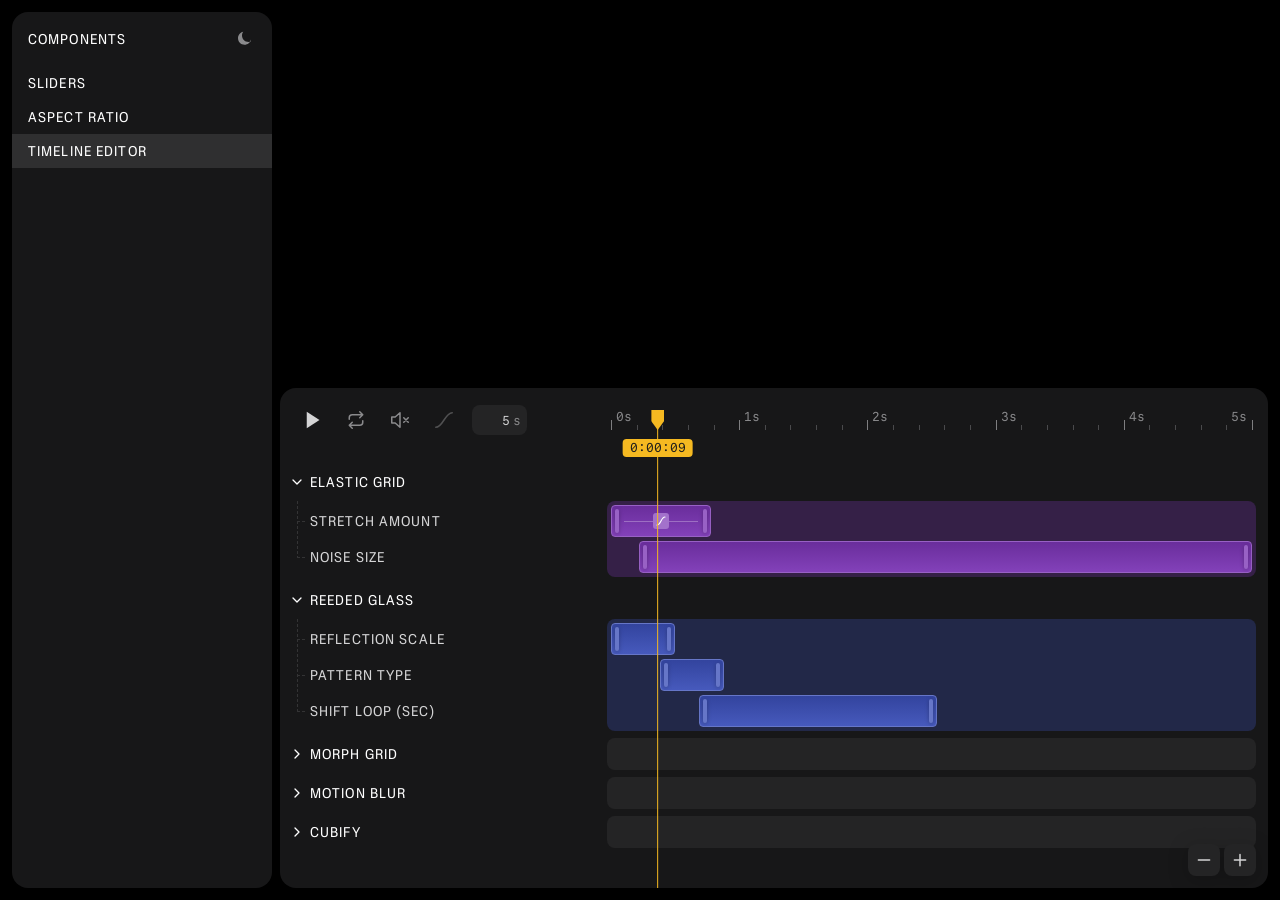
<file: index.html>
<!DOCTYPE html>
<html lang="en">
<head>
<meta charset="UTF-8">
<meta name="viewport" content="width=device-width, initial-scale=1.0">
<title>Effect.app components</title>
<link rel="icon" href="favicon_io/favicon.ico" sizes="any">
<link rel="icon" type="image/png" sizes="32x32" href="favicon_io/favicon-32x32.png">
<link rel="icon" type="image/png" sizes="16x16" href="favicon_io/favicon-16x16.png">
<link rel="apple-touch-icon" sizes="180x180" href="favicon_io/apple-touch-icon.png">
<link rel="manifest" href="favicon_io/site.webmanifest">
<link rel="stylesheet" href="styles/main.css">
</head>
<body>

  <div class="app">
    <aside class="sidebar">
      <div class="sidebar-header">
        <h1 class="panel-title sidebar-title">Components</h1>
        <button class="theme-toggle" type="button" aria-label="Toggle light/dark theme">
          <svg class="theme-icon theme-icon-dark" width="16" height="16" viewBox="0 0 16 16" fill="none" xmlns="http://www.w3.org/2000/svg">
            <path d="M14 8.5C13.4 11.5 10.7 13.75 7.5 13.75C3.91 13.75 1 10.84 1 7.25C1 4.05 3.25 1.35 6.25 0.75C5.47 1.83 5 3.16 5 4.6C5 8.19 7.91 11.1 11.5 11.1C12.4 11.1 13.24 10.92 14 10.6C14 9.9 13.98 9.2 14 8.5Z" fill="currentColor"/>
          </svg>
          <svg class="theme-icon theme-icon-light" width="16" height="16" viewBox="0 0 16 16" fill="none" xmlns="http://www.w3.org/2000/svg">
            <circle cx="8" cy="8" r="3.25" fill="currentColor"/>
            <path d="M8 0.5V2.5M8 13.5V15.5M15.5 8H13.5M2.5 8H0.5M13.16 2.84L11.75 4.25M4.25 11.75L2.84 13.16M13.16 13.16L11.75 11.75M4.25 4.25L2.84 2.84" stroke="currentColor" stroke-width="1" stroke-linecap="round"/>
          </svg>
        </button>
      </div>
      <nav class="sidebar-nav">
        <div class="nav-group">
          <button class="nav-item" data-target="sliders">Sliders</button>
          <button class="nav-item" data-target="aspect-ratio">Aspect ratio</button>
          <button class="nav-item is-active" data-target="timeline-editor">Timeline editor</button>
        </div>
      </nav>
    </aside>

    <main class="content">
      <section class="panel" id="sliders" data-panel hidden>
        <div class="slider-card v2-mode">
          <div class="resize-handle resize-handle-right"></div>

          <button class="shuffle-btn" type="button" aria-label="Shuffle slider values" data-shuffle-btn>
            <svg width="16" height="16" viewBox="0 0 24 24" fill="none" xmlns="http://www.w3.org/2000/svg">
              <polyline points="16 3 21 3 21 8" stroke="currentColor" stroke-width="1.5" vector-effect="non-scaling-stroke" stroke-linecap="round" stroke-linejoin="round"/>
              <line x1="4" y1="20" x2="21" y2="3" stroke="currentColor" stroke-width="1.5" vector-effect="non-scaling-stroke" stroke-linecap="round"/>
              <polyline points="21 16 21 21 16 21" stroke="currentColor" stroke-width="1.5" vector-effect="non-scaling-stroke" stroke-linecap="round" stroke-linejoin="round"/>
              <line x1="15" y1="15" x2="21" y2="21" stroke="currentColor" stroke-width="1.5" vector-effect="non-scaling-stroke" stroke-linecap="round"/>
              <line x1="4" y1="4" x2="9" y2="9" stroke="currentColor" stroke-width="1.5" vector-effect="non-scaling-stroke" stroke-linecap="round"/>
            </svg>
          </button>

          <h1 class="panel-title">Sliders</h1>

          <details class="slider-group">
            <summary class="slider-group-summary">
              Color
              <svg class="slider-group-chevron" width="10" height="6" viewBox="0 0 10 6" fill="none" xmlns="http://www.w3.org/2000/svg">
                <path d="M1 1L5 5L9 1" stroke="currentColor" stroke-width="1.3" stroke-linecap="round" stroke-linejoin="round"/>
              </svg>
            </summary>

            <div class="slider-group-content">

          <div class="slider-item" data-min="1700" data-max="8000" data-value="3300" data-swatch="temperature">
            <div class="row">
              <span class="label-group">
                <span class="label">Highlight Temperature</span>
                <button class="icon-btn" type="button" aria-label="Add" tabindex="-1">
                  <svg class="icon-default" width="16" height="16" viewBox="0 0 16 16" fill="none" xmlns="http://www.w3.org/2000/svg">
                    <rect x="7.9502" y="-0.535569" width="12" height="12" rx="2.5" transform="rotate(45 7.9502 -0.535569)" stroke="currentColor"/>
                    <rect x="7.4502" y="4.44971" width="1" height="7" rx="0.5" fill="currentColor"/>
                    <rect x="11.4502" y="7.44971" width="1" height="7" rx="0.5" transform="rotate(90 11.4502 7.44971)" fill="currentColor"/>
                  </svg>
                  <svg class="icon-hover" width="16" height="16" viewBox="0 0 16 16" fill="none" xmlns="http://www.w3.org/2000/svg">
                    <path d="M5.8291 0.878906C7.00067 -0.292667 8.89972 -0.292667 10.0713 0.878906L15.0215 5.82812C16.1931 6.9997 16.1931 8.89972 15.0215 10.0713L10.0713 15.0205C8.89972 16.1921 7.00067 16.1921 5.8291 15.0205L0.878906 10.0713C-0.292667 8.89972 -0.292667 6.9997 0.878906 5.82812L5.8291 0.878906ZM7.9502 4.4502C7.67405 4.4502 7.4502 4.67405 7.4502 4.9502V7.4502H4.9502C4.67405 7.4502 4.4502 7.67405 4.4502 7.9502C4.45046 8.22611 4.67422 8.4502 4.9502 8.4502H7.4502V10.9502C7.45046 11.2261 7.67422 11.4502 7.9502 11.4502C8.22617 11.4502 8.44993 11.2261 8.4502 10.9502V8.4502H10.9502C11.2262 8.4502 11.4499 8.22611 11.4502 7.9502C11.4502 7.67405 11.2263 7.4502 10.9502 7.4502H8.4502V4.9502C8.4502 4.67405 8.22634 4.4502 7.9502 4.4502Z" fill="currentColor"/>
                  </svg>
                </button>
              </span>
              <span class="value"><span class="color-swatch" aria-hidden="true"></span><input class="value-num" type="text" inputmode="decimal" value="3300" size="4" maxlength="4" /></span>
            </div>

            <div class="track-wrap">
              <div class="gray-bar">
                <div class="gray-fill before"></div>
                <div class="gray-fill after"></div>
              </div>
              <div class="gradient-seg before"></div>
              <div class="gradient-seg after"></div>
              <div class="thumb"></div>
              <input
                class="range-input"
                type="range"
                min="1700"
                max="8000"
                step="50"
                value="3300"
              />
            </div>
          </div>

          <div class="slider-item" data-min="0.5" data-max="8" data-value="2.2" data-decimals="1" data-swatch="mono">
            <div class="row">
              <span class="label-group">
                <span class="label">Gamma</span>
                <button class="icon-btn" type="button" aria-label="Add" tabindex="-1">
                  <svg class="icon-default" width="16" height="16" viewBox="0 0 16 16" fill="none" xmlns="http://www.w3.org/2000/svg">
                    <rect x="7.9502" y="-0.535569" width="12" height="12" rx="2.5" transform="rotate(45 7.9502 -0.535569)" stroke="currentColor"/>
                    <rect x="7.4502" y="4.44971" width="1" height="7" rx="0.5" fill="currentColor"/>
                    <rect x="11.4502" y="7.44971" width="1" height="7" rx="0.5" transform="rotate(90 11.4502 7.44971)" fill="currentColor"/>
                  </svg>
                  <svg class="icon-hover" width="16" height="16" viewBox="0 0 16 16" fill="none" xmlns="http://www.w3.org/2000/svg">
                    <path d="M5.8291 0.878906C7.00067 -0.292667 8.89972 -0.292667 10.0713 0.878906L15.0215 5.82812C16.1931 6.9997 16.1931 8.89972 15.0215 10.0713L10.0713 15.0205C8.89972 16.1921 7.00067 16.1921 5.8291 15.0205L0.878906 10.0713C-0.292667 8.89972 -0.292667 6.9997 0.878906 5.82812L5.8291 0.878906ZM7.9502 4.4502C7.67405 4.4502 7.4502 4.67405 7.4502 4.9502V7.4502H4.9502C4.67405 7.4502 4.4502 7.67405 4.4502 7.9502C4.45046 8.22611 4.67422 8.4502 4.9502 8.4502H7.4502V10.9502C7.45046 11.2261 7.67422 11.4502 7.9502 11.4502C8.22617 11.4502 8.44993 11.2261 8.4502 10.9502V8.4502H10.9502C11.2262 8.4502 11.4499 8.22611 11.4502 7.9502C11.4502 7.67405 11.2263 7.4502 10.9502 7.4502H8.4502V4.9502C8.4502 4.67405 8.22634 4.4502 7.9502 4.4502Z" fill="currentColor"/>
                  </svg>
                </button>
              </span>
              <span class="value"><span class="color-swatch" aria-hidden="true"></span><input class="value-num" type="text" inputmode="decimal" value="2.2" size="3" maxlength="3" /></span>
            </div>

            <div class="track-wrap">
              <div class="gray-bar">
                <div class="gray-fill before"></div>
                <div class="gray-fill after"></div>
              </div>
              <div class="gradient-seg before mono"></div>
              <div class="gradient-seg after mono"></div>
              <div class="thumb"></div>
              <input
                class="range-input"
                type="range"
                min="0.5"
                max="8"
                step="0.1"
                value="2.2"
              />
            </div>
          </div>

          <div class="slider-item" data-min="0" data-max="1" data-value="0.5" data-decimals="2" data-swatch="hue">
            <div class="row">
              <span class="label-group">
                <span class="label">Hue</span>
                <button class="icon-btn" type="button" aria-label="Add" tabindex="-1">
                  <svg class="icon-default" width="16" height="16" viewBox="0 0 16 16" fill="none" xmlns="http://www.w3.org/2000/svg">
                    <rect x="7.9502" y="-0.535569" width="12" height="12" rx="2.5" transform="rotate(45 7.9502 -0.535569)" stroke="currentColor"/>
                    <rect x="7.4502" y="4.44971" width="1" height="7" rx="0.5" fill="currentColor"/>
                    <rect x="11.4502" y="7.44971" width="1" height="7" rx="0.5" transform="rotate(90 11.4502 7.44971)" fill="currentColor"/>
                  </svg>
                  <svg class="icon-hover" width="16" height="16" viewBox="0 0 16 16" fill="none" xmlns="http://www.w3.org/2000/svg">
                    <path d="M5.8291 0.878906C7.00067 -0.292667 8.89972 -0.292667 10.0713 0.878906L15.0215 5.82812C16.1931 6.9997 16.1931 8.89972 15.0215 10.0713L10.0713 15.0205C8.89972 16.1921 7.00067 16.1921 5.8291 15.0205L0.878906 10.0713C-0.292667 8.89972 -0.292667 6.9997 0.878906 5.82812L5.8291 0.878906ZM7.9502 4.4502C7.67405 4.4502 7.4502 4.67405 7.4502 4.9502V7.4502H4.9502C4.67405 7.4502 4.4502 7.67405 4.4502 7.9502C4.45046 8.22611 4.67422 8.4502 4.9502 8.4502H7.4502V10.9502C7.45046 11.2261 7.67422 11.4502 7.9502 11.4502C8.22617 11.4502 8.44993 11.2261 8.4502 10.9502V8.4502H10.9502C11.2262 8.4502 11.4499 8.22611 11.4502 7.9502C11.4502 7.67405 11.2263 7.4502 10.9502 7.4502H8.4502V4.9502C8.4502 4.67405 8.22634 4.4502 7.9502 4.4502Z" fill="currentColor"/>
                  </svg>
                </button>
              </span>
              <span class="value"><span class="color-swatch" aria-hidden="true"></span><input class="value-num" type="text" inputmode="decimal" value="0.50" size="4" maxlength="4" /></span>
            </div>

            <div class="track-wrap">
              <div class="gray-bar">
                <div class="gray-fill before"></div>
                <div class="gray-fill after"></div>
              </div>
              <div class="gradient-seg before hue"></div>
              <div class="gradient-seg after hue"></div>
              <div class="thumb"></div>
              <input
                class="range-input"
                type="range"
                min="0"
                max="1"
                step="0.01"
                value="0.5"
              />
            </div>
          </div>

          <div class="slider-item" data-min="0" data-max="1" data-value="0.5" data-decimals="2" data-swatch="saturation">
            <div class="row">
              <span class="label-group">
                <span class="label">Saturation</span>
                <button class="icon-btn" type="button" aria-label="Add" tabindex="-1">
                  <svg class="icon-default" width="16" height="16" viewBox="0 0 16 16" fill="none" xmlns="http://www.w3.org/2000/svg">
                    <rect x="7.9502" y="-0.535569" width="12" height="12" rx="2.5" transform="rotate(45 7.9502 -0.535569)" stroke="currentColor"/>
                    <rect x="7.4502" y="4.44971" width="1" height="7" rx="0.5" fill="currentColor"/>
                    <rect x="11.4502" y="7.44971" width="1" height="7" rx="0.5" transform="rotate(90 11.4502 7.44971)" fill="currentColor"/>
                  </svg>
                  <svg class="icon-hover" width="16" height="16" viewBox="0 0 16 16" fill="none" xmlns="http://www.w3.org/2000/svg">
                    <path d="M5.8291 0.878906C7.00067 -0.292667 8.89972 -0.292667 10.0713 0.878906L15.0215 5.82812C16.1931 6.9997 16.1931 8.89972 15.0215 10.0713L10.0713 15.0205C8.89972 16.1921 7.00067 16.1921 5.8291 15.0205L0.878906 10.0713C-0.292667 8.89972 -0.292667 6.9997 0.878906 5.82812L5.8291 0.878906ZM7.9502 4.4502C7.67405 4.4502 7.4502 4.67405 7.4502 4.9502V7.4502H4.9502C4.67405 7.4502 4.4502 7.67405 4.4502 7.9502C4.45046 8.22611 4.67422 8.4502 4.9502 8.4502H7.4502V10.9502C7.45046 11.2261 7.67422 11.4502 7.9502 11.4502C8.22617 11.4502 8.44993 11.2261 8.4502 10.9502V8.4502H10.9502C11.2262 8.4502 11.4499 8.22611 11.4502 7.9502C11.4502 7.67405 11.2263 7.4502 10.9502 7.4502H8.4502V4.9502C8.4502 4.67405 8.22634 4.4502 7.9502 4.4502Z" fill="currentColor"/>
                  </svg>
                </button>
              </span>
              <span class="value"><span class="color-swatch" aria-hidden="true"></span><input class="value-num" type="text" inputmode="decimal" value="0.50" size="4" maxlength="4" /></span>
            </div>

            <div class="track-wrap">
              <div class="gray-bar">
                <div class="gray-fill before"></div>
                <div class="gray-fill after"></div>
              </div>
              <div class="gradient-seg before saturation"></div>
              <div class="gradient-seg after saturation"></div>
              <div class="thumb"></div>
              <input
                class="range-input"
                type="range"
                min="0"
                max="1"
                step="0.01"
                value="0.5"
              />
            </div>
          </div>

          <div class="slider-item" data-min="-1" data-max="1" data-value="0" data-decimals="2" data-swatch="tint">
            <div class="row">
              <span class="label-group">
                <span class="label">Tint</span>
                <button class="icon-btn" type="button" aria-label="Add" tabindex="-1">
                  <svg class="icon-default" width="16" height="16" viewBox="0 0 16 16" fill="none" xmlns="http://www.w3.org/2000/svg">
                    <rect x="7.9502" y="-0.535569" width="12" height="12" rx="2.5" transform="rotate(45 7.9502 -0.535569)" stroke="currentColor"/>
                    <rect x="7.4502" y="4.44971" width="1" height="7" rx="0.5" fill="currentColor"/>
                    <rect x="11.4502" y="7.44971" width="1" height="7" rx="0.5" transform="rotate(90 11.4502 7.44971)" fill="currentColor"/>
                  </svg>
                  <svg class="icon-hover" width="16" height="16" viewBox="0 0 16 16" fill="none" xmlns="http://www.w3.org/2000/svg">
                    <path d="M5.8291 0.878906C7.00067 -0.292667 8.89972 -0.292667 10.0713 0.878906L15.0215 5.82812C16.1931 6.9997 16.1931 8.89972 15.0215 10.0713L10.0713 15.0205C8.89972 16.1921 7.00067 16.1921 5.8291 15.0205L0.878906 10.0713C-0.292667 8.89972 -0.292667 6.9997 0.878906 5.82812L5.8291 0.878906ZM7.9502 4.4502C7.67405 4.4502 7.4502 4.67405 7.4502 4.9502V7.4502H4.9502C4.67405 7.4502 4.4502 7.67405 4.4502 7.9502C4.45046 8.22611 4.67422 8.4502 4.9502 8.4502H7.4502V10.9502C7.45046 11.2261 7.67422 11.4502 7.9502 11.4502C8.22617 11.4502 8.44993 11.2261 8.4502 10.9502V8.4502H10.9502C11.2262 8.4502 11.4499 8.22611 11.4502 7.9502C11.4502 7.67405 11.2263 7.4502 10.9502 7.4502H8.4502V4.9502C8.4502 4.67405 8.22634 4.4502 7.9502 4.4502Z" fill="currentColor"/>
                  </svg>
                </button>
              </span>
              <span class="value"><span class="color-swatch" aria-hidden="true"></span><input class="value-num" type="text" inputmode="decimal" value="0.00" size="5" maxlength="5" /></span>
            </div>

            <div class="track-wrap">
              <div class="gray-bar">
                <div class="gray-fill before"></div>
                <div class="gray-fill after"></div>
              </div>
              <div class="gradient-seg before tint"></div>
              <div class="gradient-seg after tint"></div>
              <div class="thumb"></div>
              <input
                class="range-input"
                type="range"
                min="-1"
                max="1"
                step="0.01"
                value="0"
              />
            </div>
          </div>

          <div class="slider-item" data-min="0" data-max="1" data-value="0.5" data-decimals="2" data-swatch="red">
            <div class="row">
              <span class="label-group">
                <span class="label">Red</span>
                <button class="icon-btn" type="button" aria-label="Add" tabindex="-1">
                  <svg class="icon-default" width="16" height="16" viewBox="0 0 16 16" fill="none" xmlns="http://www.w3.org/2000/svg">
                    <rect x="7.9502" y="-0.535569" width="12" height="12" rx="2.5" transform="rotate(45 7.9502 -0.535569)" stroke="currentColor"/>
                    <rect x="7.4502" y="4.44971" width="1" height="7" rx="0.5" fill="currentColor"/>
                    <rect x="11.4502" y="7.44971" width="1" height="7" rx="0.5" transform="rotate(90 11.4502 7.44971)" fill="currentColor"/>
                  </svg>
                  <svg class="icon-hover" width="16" height="16" viewBox="0 0 16 16" fill="none" xmlns="http://www.w3.org/2000/svg">
                    <path d="M5.8291 0.878906C7.00067 -0.292667 8.89972 -0.292667 10.0713 0.878906L15.0215 5.82812C16.1931 6.9997 16.1931 8.89972 15.0215 10.0713L10.0713 15.0205C8.89972 16.1921 7.00067 16.1921 5.8291 15.0205L0.878906 10.0713C-0.292667 8.89972 -0.292667 6.9997 0.878906 5.82812L5.8291 0.878906ZM7.9502 4.4502C7.67405 4.4502 7.4502 4.67405 7.4502 4.9502V7.4502H4.9502C4.67405 7.4502 4.4502 7.67405 4.4502 7.9502C4.45046 8.22611 4.67422 8.4502 4.9502 8.4502H7.4502V10.9502C7.45046 11.2261 7.67422 11.4502 7.9502 11.4502C8.22617 11.4502 8.44993 11.2261 8.4502 10.9502V8.4502H10.9502C11.2262 8.4502 11.4499 8.22611 11.4502 7.9502C11.4502 7.67405 11.2263 7.4502 10.9502 7.4502H8.4502V4.9502C8.4502 4.67405 8.22634 4.4502 7.9502 4.4502Z" fill="currentColor"/>
                  </svg>
                </button>
              </span>
              <span class="value"><span class="color-swatch" aria-hidden="true"></span><input class="value-num" type="text" inputmode="decimal" value="0.50" size="4" maxlength="4" /></span>
            </div>

            <div class="track-wrap">
              <div class="gray-bar">
                <div class="gray-fill before"></div>
                <div class="gray-fill after"></div>
              </div>
              <div class="gradient-seg before red"></div>
              <div class="gradient-seg after red"></div>
              <div class="thumb"></div>
              <input
                class="range-input"
                type="range"
                min="0"
                max="1"
                step="0.01"
                value="0.5"
              />
            </div>
          </div>

          <div class="slider-item" data-min="0" data-max="1" data-value="0.5" data-decimals="2" data-swatch="green">
            <div class="row">
              <span class="label-group">
                <span class="label">Green</span>
                <button class="icon-btn" type="button" aria-label="Add" tabindex="-1">
                  <svg class="icon-default" width="16" height="16" viewBox="0 0 16 16" fill="none" xmlns="http://www.w3.org/2000/svg">
                    <rect x="7.9502" y="-0.535569" width="12" height="12" rx="2.5" transform="rotate(45 7.9502 -0.535569)" stroke="currentColor"/>
                    <rect x="7.4502" y="4.44971" width="1" height="7" rx="0.5" fill="currentColor"/>
                    <rect x="11.4502" y="7.44971" width="1" height="7" rx="0.5" transform="rotate(90 11.4502 7.44971)" fill="currentColor"/>
                  </svg>
                  <svg class="icon-hover" width="16" height="16" viewBox="0 0 16 16" fill="none" xmlns="http://www.w3.org/2000/svg">
                    <path d="M5.8291 0.878906C7.00067 -0.292667 8.89972 -0.292667 10.0713 0.878906L15.0215 5.82812C16.1931 6.9997 16.1931 8.89972 15.0215 10.0713L10.0713 15.0205C8.89972 16.1921 7.00067 16.1921 5.8291 15.0205L0.878906 10.0713C-0.292667 8.89972 -0.292667 6.9997 0.878906 5.82812L5.8291 0.878906ZM7.9502 4.4502C7.67405 4.4502 7.4502 4.67405 7.4502 4.9502V7.4502H4.9502C4.67405 7.4502 4.4502 7.67405 4.4502 7.9502C4.45046 8.22611 4.67422 8.4502 4.9502 8.4502H7.4502V10.9502C7.45046 11.2261 7.67422 11.4502 7.9502 11.4502C8.22617 11.4502 8.44993 11.2261 8.4502 10.9502V8.4502H10.9502C11.2262 8.4502 11.4499 8.22611 11.4502 7.9502C11.4502 7.67405 11.2263 7.4502 10.9502 7.4502H8.4502V4.9502C8.4502 4.67405 8.22634 4.4502 7.9502 4.4502Z" fill="currentColor"/>
                  </svg>
                </button>
              </span>
              <span class="value"><span class="color-swatch" aria-hidden="true"></span><input class="value-num" type="text" inputmode="decimal" value="0.50" size="4" maxlength="4" /></span>
            </div>

            <div class="track-wrap">
              <div class="gray-bar">
                <div class="gray-fill before"></div>
                <div class="gray-fill after"></div>
              </div>
              <div class="gradient-seg before green"></div>
              <div class="gradient-seg after green"></div>
              <div class="thumb"></div>
              <input
                class="range-input"
                type="range"
                min="0"
                max="1"
                step="0.01"
                value="0.5"
              />
            </div>
          </div>

          <div class="slider-item" data-min="0" data-max="1" data-value="0.5" data-decimals="2" data-swatch="blue">
            <div class="row">
              <span class="label-group">
                <span class="label">Blue</span>
                <button class="icon-btn" type="button" aria-label="Add" tabindex="-1">
                  <svg class="icon-default" width="16" height="16" viewBox="0 0 16 16" fill="none" xmlns="http://www.w3.org/2000/svg">
                    <rect x="7.9502" y="-0.535569" width="12" height="12" rx="2.5" transform="rotate(45 7.9502 -0.535569)" stroke="currentColor"/>
                    <rect x="7.4502" y="4.44971" width="1" height="7" rx="0.5" fill="currentColor"/>
                    <rect x="11.4502" y="7.44971" width="1" height="7" rx="0.5" transform="rotate(90 11.4502 7.44971)" fill="currentColor"/>
                  </svg>
                  <svg class="icon-hover" width="16" height="16" viewBox="0 0 16 16" fill="none" xmlns="http://www.w3.org/2000/svg">
                    <path d="M5.8291 0.878906C7.00067 -0.292667 8.89972 -0.292667 10.0713 0.878906L15.0215 5.82812C16.1931 6.9997 16.1931 8.89972 15.0215 10.0713L10.0713 15.0205C8.89972 16.1921 7.00067 16.1921 5.8291 15.0205L0.878906 10.0713C-0.292667 8.89972 -0.292667 6.9997 0.878906 5.82812L5.8291 0.878906ZM7.9502 4.4502C7.67405 4.4502 7.4502 4.67405 7.4502 4.9502V7.4502H4.9502C4.67405 7.4502 4.4502 7.67405 4.4502 7.9502C4.45046 8.22611 4.67422 8.4502 4.9502 8.4502H7.4502V10.9502C7.45046 11.2261 7.67422 11.4502 7.9502 11.4502C8.22617 11.4502 8.44993 11.2261 8.4502 10.9502V8.4502H10.9502C11.2262 8.4502 11.4499 8.22611 11.4502 7.9502C11.4502 7.67405 11.2263 7.4502 10.9502 7.4502H8.4502V4.9502C8.4502 4.67405 8.22634 4.4502 7.9502 4.4502Z" fill="currentColor"/>
                  </svg>
                </button>
              </span>
              <span class="value"><span class="color-swatch" aria-hidden="true"></span><input class="value-num" type="text" inputmode="decimal" value="0.50" size="4" maxlength="4" /></span>
            </div>

            <div class="track-wrap">
              <div class="gray-bar">
                <div class="gray-fill before"></div>
                <div class="gray-fill after"></div>
              </div>
              <div class="gradient-seg before blue"></div>
              <div class="gradient-seg after blue"></div>
              <div class="thumb"></div>
              <input
                class="range-input"
                type="range"
                min="0"
                max="1"
                step="0.01"
                value="0.5"
              />
            </div>
          </div>

          <div class="slider-item" data-min="0" data-max="1" data-value="0.5" data-decimals="2" data-swatch="cyan">
            <div class="row">
              <span class="label-group">
                <span class="label">Cyan</span>
                <button class="icon-btn" type="button" aria-label="Add" tabindex="-1">
                  <svg class="icon-default" width="16" height="16" viewBox="0 0 16 16" fill="none" xmlns="http://www.w3.org/2000/svg">
                    <rect x="7.9502" y="-0.535569" width="12" height="12" rx="2.5" transform="rotate(45 7.9502 -0.535569)" stroke="currentColor"/>
                    <rect x="7.4502" y="4.44971" width="1" height="7" rx="0.5" fill="currentColor"/>
                    <rect x="11.4502" y="7.44971" width="1" height="7" rx="0.5" transform="rotate(90 11.4502 7.44971)" fill="currentColor"/>
                  </svg>
                  <svg class="icon-hover" width="16" height="16" viewBox="0 0 16 16" fill="none" xmlns="http://www.w3.org/2000/svg">
                    <path d="M5.8291 0.878906C7.00067 -0.292667 8.89972 -0.292667 10.0713 0.878906L15.0215 5.82812C16.1931 6.9997 16.1931 8.89972 15.0215 10.0713L10.0713 15.0205C8.89972 16.1921 7.00067 16.1921 5.8291 15.0205L0.878906 10.0713C-0.292667 8.89972 -0.292667 6.9997 0.878906 5.82812L5.8291 0.878906ZM7.9502 4.4502C7.67405 4.4502 7.4502 4.67405 7.4502 4.9502V7.4502H4.9502C4.67405 7.4502 4.4502 7.67405 4.4502 7.9502C4.45046 8.22611 4.67422 8.4502 4.9502 8.4502H7.4502V10.9502C7.45046 11.2261 7.67422 11.4502 7.9502 11.4502C8.22617 11.4502 8.44993 11.2261 8.4502 10.9502V8.4502H10.9502C11.2262 8.4502 11.4499 8.22611 11.4502 7.9502C11.4502 7.67405 11.2263 7.4502 10.9502 7.4502H8.4502V4.9502C8.4502 4.67405 8.22634 4.4502 7.9502 4.4502Z" fill="currentColor"/>
                  </svg>
                </button>
              </span>
              <span class="value"><span class="color-swatch" aria-hidden="true"></span><input class="value-num" type="text" inputmode="decimal" value="0.50" size="4" maxlength="4" /></span>
            </div>

            <div class="track-wrap">
              <div class="gray-bar">
                <div class="gray-fill before"></div>
                <div class="gray-fill after"></div>
              </div>
              <div class="gradient-seg before cyan"></div>
              <div class="gradient-seg after cyan"></div>
              <div class="thumb"></div>
              <input
                class="range-input"
                type="range"
                min="0"
                max="1"
                step="0.01"
                value="0.5"
              />
            </div>
          </div>

          <div class="slider-item" data-min="0" data-max="1" data-value="0.5" data-decimals="2" data-swatch="magenta">
            <div class="row">
              <span class="label-group">
                <span class="label">Magenta</span>
                <button class="icon-btn" type="button" aria-label="Add" tabindex="-1">
                  <svg class="icon-default" width="16" height="16" viewBox="0 0 16 16" fill="none" xmlns="http://www.w3.org/2000/svg">
                    <rect x="7.9502" y="-0.535569" width="12" height="12" rx="2.5" transform="rotate(45 7.9502 -0.535569)" stroke="currentColor"/>
                    <rect x="7.4502" y="4.44971" width="1" height="7" rx="0.5" fill="currentColor"/>
                    <rect x="11.4502" y="7.44971" width="1" height="7" rx="0.5" transform="rotate(90 11.4502 7.44971)" fill="currentColor"/>
                  </svg>
                  <svg class="icon-hover" width="16" height="16" viewBox="0 0 16 16" fill="none" xmlns="http://www.w3.org/2000/svg">
                    <path d="M5.8291 0.878906C7.00067 -0.292667 8.89972 -0.292667 10.0713 0.878906L15.0215 5.82812C16.1931 6.9997 16.1931 8.89972 15.0215 10.0713L10.0713 15.0205C8.89972 16.1921 7.00067 16.1921 5.8291 15.0205L0.878906 10.0713C-0.292667 8.89972 -0.292667 6.9997 0.878906 5.82812L5.8291 0.878906ZM7.9502 4.4502C7.67405 4.4502 7.4502 4.67405 7.4502 4.9502V7.4502H4.9502C4.67405 7.4502 4.4502 7.67405 4.4502 7.9502C4.45046 8.22611 4.67422 8.4502 4.9502 8.4502H7.4502V10.9502C7.45046 11.2261 7.67422 11.4502 7.9502 11.4502C8.22617 11.4502 8.44993 11.2261 8.4502 10.9502V8.4502H10.9502C11.2262 8.4502 11.4499 8.22611 11.4502 7.9502C11.4502 7.67405 11.2263 7.4502 10.9502 7.4502H8.4502V4.9502C8.4502 4.67405 8.22634 4.4502 7.9502 4.4502Z" fill="currentColor"/>
                  </svg>
                </button>
              </span>
              <span class="value"><span class="color-swatch" aria-hidden="true"></span><input class="value-num" type="text" inputmode="decimal" value="0.50" size="4" maxlength="4" /></span>
            </div>

            <div class="track-wrap">
              <div class="gray-bar">
                <div class="gray-fill before"></div>
                <div class="gray-fill after"></div>
              </div>
              <div class="gradient-seg before magenta"></div>
              <div class="gradient-seg after magenta"></div>
              <div class="thumb"></div>
              <input
                class="range-input"
                type="range"
                min="0"
                max="1"
                step="0.01"
                value="0.5"
              />
            </div>
          </div>

          <div class="slider-item" data-min="0" data-max="1" data-value="0.5" data-decimals="2" data-swatch="yellow">
            <div class="row">
              <span class="label-group">
                <span class="label">Yellow</span>
                <button class="icon-btn" type="button" aria-label="Add" tabindex="-1">
                  <svg class="icon-default" width="16" height="16" viewBox="0 0 16 16" fill="none" xmlns="http://www.w3.org/2000/svg">
                    <rect x="7.9502" y="-0.535569" width="12" height="12" rx="2.5" transform="rotate(45 7.9502 -0.535569)" stroke="currentColor"/>
                    <rect x="7.4502" y="4.44971" width="1" height="7" rx="0.5" fill="currentColor"/>
                    <rect x="11.4502" y="7.44971" width="1" height="7" rx="0.5" transform="rotate(90 11.4502 7.44971)" fill="currentColor"/>
                  </svg>
                  <svg class="icon-hover" width="16" height="16" viewBox="0 0 16 16" fill="none" xmlns="http://www.w3.org/2000/svg">
                    <path d="M5.8291 0.878906C7.00067 -0.292667 8.89972 -0.292667 10.0713 0.878906L15.0215 5.82812C16.1931 6.9997 16.1931 8.89972 15.0215 10.0713L10.0713 15.0205C8.89972 16.1921 7.00067 16.1921 5.8291 15.0205L0.878906 10.0713C-0.292667 8.89972 -0.292667 6.9997 0.878906 5.82812L5.8291 0.878906ZM7.9502 4.4502C7.67405 4.4502 7.4502 4.67405 7.4502 4.9502V7.4502H4.9502C4.67405 7.4502 4.4502 7.67405 4.4502 7.9502C4.45046 8.22611 4.67422 8.4502 4.9502 8.4502H7.4502V10.9502C7.45046 11.2261 7.67422 11.4502 7.9502 11.4502C8.22617 11.4502 8.44993 11.2261 8.4502 10.9502V8.4502H10.9502C11.2262 8.4502 11.4499 8.22611 11.4502 7.9502C11.4502 7.67405 11.2263 7.4502 10.9502 7.4502H8.4502V4.9502C8.4502 4.67405 8.22634 4.4502 7.9502 4.4502Z" fill="currentColor"/>
                  </svg>
                </button>
              </span>
              <span class="value"><span class="color-swatch" aria-hidden="true"></span><input class="value-num" type="text" inputmode="decimal" value="0.50" size="4" maxlength="4" /></span>
            </div>

            <div class="track-wrap">
              <div class="gray-bar">
                <div class="gray-fill before"></div>
                <div class="gray-fill after"></div>
              </div>
              <div class="gradient-seg before yellow"></div>
              <div class="gradient-seg after yellow"></div>
              <div class="thumb"></div>
              <input
                class="range-input"
                type="range"
                min="0"
                max="1"
                step="0.01"
                value="0.5"
              />
            </div>
          </div>

            </div>
          </details>

          <div class="slider-item" data-min="100" data-max="20000" data-value="400" data-decimals="0" data-freq-wave>
            <div class="row">
              <span class="label-group">
                <span class="label">Frequency</span>
                <button class="icon-btn" type="button" aria-label="Add" tabindex="-1">
                  <svg class="icon-default" width="16" height="16" viewBox="0 0 16 16" fill="none" xmlns="http://www.w3.org/2000/svg">
                    <rect x="7.9502" y="-0.535569" width="12" height="12" rx="2.5" transform="rotate(45 7.9502 -0.535569)" stroke="currentColor"/>
                    <rect x="7.4502" y="4.44971" width="1" height="7" rx="0.5" fill="currentColor"/>
                    <rect x="11.4502" y="7.44971" width="1" height="7" rx="0.5" transform="rotate(90 11.4502 7.44971)" fill="currentColor"/>
                  </svg>
                  <svg class="icon-hover" width="16" height="16" viewBox="0 0 16 16" fill="none" xmlns="http://www.w3.org/2000/svg">
                    <path d="M5.8291 0.878906C7.00067 -0.292667 8.89972 -0.292667 10.0713 0.878906L15.0215 5.82812C16.1931 6.9997 16.1931 8.89972 15.0215 10.0713L10.0713 15.0205C8.89972 16.1921 7.00067 16.1921 5.8291 15.0205L0.878906 10.0713C-0.292667 8.89972 -0.292667 6.9997 0.878906 5.82812L5.8291 0.878906ZM7.9502 4.4502C7.67405 4.4502 7.4502 4.67405 7.4502 4.9502V7.4502H4.9502C4.67405 7.4502 4.4502 7.67405 4.4502 7.9502C4.45046 8.22611 4.67422 8.4502 4.9502 8.4502H7.4502V10.9502C7.45046 11.2261 7.67422 11.4502 7.9502 11.4502C8.22617 11.4502 8.44993 11.2261 8.4502 10.9502V8.4502H10.9502C11.2262 8.4502 11.4499 8.22611 11.4502 7.9502C11.4502 7.67405 11.2263 7.4502 10.9502 7.4502H8.4502V4.9502C8.4502 4.67405 8.22634 4.4502 7.9502 4.4502Z" fill="currentColor"/>
                  </svg>
                </button>
              </span>
              <span class="value"><svg class="freq-wave" height="14" viewBox="0 0 32 14" preserveAspectRatio="none" fill="none" xmlns="http://www.w3.org/2000/svg">
                <path d="M0.0,8.0 L1.0,6.83 L2.0,5.7 L3.0,4.67 L4.0,3.76 L5.0,3.01 L6.0,2.46 L7.0,2.12 L8.0,2.0 L9.0,2.12 L10.0,2.46 L11.0,3.01 L12.0,3.76 L13.0,4.67 L14.0,5.7 L15.0,6.83 L16.0,8.0 L17.0,9.17 L18.0,10.3 L19.0,11.33 L20.0,12.24 L21.0,12.99 L22.0,13.54 L23.0,13.88 L24.0,14.0 L25.0,13.88 L26.0,13.54 L27.0,12.99 L28.0,12.24 L29.0,11.33 L30.0,10.3 L31.0,9.17 L32.0,8.0" stroke="currentColor" stroke-width="1.5" vector-effect="non-scaling-stroke" stroke-linecap="round" stroke-linejoin="round"/>
              </svg><input class="value-num" type="text" inputmode="numeric" value="400" size="5" maxlength="5" /></span>
            </div>

            <div class="track-wrap">
              <div class="gray-bar">
                <div class="gray-fill before"></div>
                <div class="gray-fill after"></div>
              </div>
              <div class="thumb"></div>
              <input
                class="range-input"
                type="range"
                min="100"
                max="20000"
                step="100"
                value="400"
              />
            </div>
          </div>

          <div class="slider-item" data-min="100" data-max="20000" data-value="400" data-decimals="0" data-freq-wave-track>
            <div class="row">
              <span class="label-group">
                <span class="label">Frequency</span>
                <button class="icon-btn" type="button" aria-label="Add" tabindex="-1">
                  <svg class="icon-default" width="16" height="16" viewBox="0 0 16 16" fill="none" xmlns="http://www.w3.org/2000/svg">
                    <rect x="7.9502" y="-0.535569" width="12" height="12" rx="2.5" transform="rotate(45 7.9502 -0.535569)" stroke="currentColor"/>
                    <rect x="7.4502" y="4.44971" width="1" height="7" rx="0.5" fill="currentColor"/>
                    <rect x="11.4502" y="7.44971" width="1" height="7" rx="0.5" transform="rotate(90 11.4502 7.44971)" fill="currentColor"/>
                  </svg>
                  <svg class="icon-hover" width="16" height="16" viewBox="0 0 16 16" fill="none" xmlns="http://www.w3.org/2000/svg">
                    <path d="M5.8291 0.878906C7.00067 -0.292667 8.89972 -0.292667 10.0713 0.878906L15.0215 5.82812C16.1931 6.9997 16.1931 8.89972 15.0215 10.0713L10.0713 15.0205C8.89972 16.1921 7.00067 16.1921 5.8291 15.0205L0.878906 10.0713C-0.292667 8.89972 -0.292667 6.9997 0.878906 5.82812L5.8291 0.878906ZM7.9502 4.4502C7.67405 4.4502 7.4502 4.67405 7.4502 4.9502V7.4502H4.9502C4.67405 7.4502 4.4502 7.67405 4.4502 7.9502C4.45046 8.22611 4.67422 8.4502 4.9502 8.4502H7.4502V10.9502C7.45046 11.2261 7.67422 11.4502 7.9502 11.4502C8.22617 11.4502 8.44993 11.2261 8.4502 10.9502V8.4502H10.9502C11.2262 8.4502 11.4499 8.22611 11.4502 7.9502C11.4502 7.67405 11.2263 7.4502 10.9502 7.4502H8.4502V4.9502C8.4502 4.67405 8.22634 4.4502 7.9502 4.4502Z" fill="currentColor"/>
                  </svg>
                </button>
              </span>
              <span class="value"><input class="value-num" type="text" inputmode="numeric" value="400" size="5" maxlength="5" /></span>
            </div>

            <div class="track-wrap">
              <div class="gray-bar">
                <div class="gray-fill before"></div>
                <div class="gray-fill after"></div>
              </div>
              <div class="freq-wave-track-clip">
                <svg class="freq-wave-track" height="14" preserveAspectRatio="none" fill="none" xmlns="http://www.w3.org/2000/svg">
                  <path stroke="currentColor" stroke-width="1.5" vector-effect="non-scaling-stroke" stroke-linecap="round" stroke-linejoin="round"/>
                </svg>
              </div>
              <div class="thumb"></div>
              <input
                class="range-input"
                type="range"
                min="100"
                max="20000"
                step="100"
                value="400"
              />
            </div>
          </div>

          <div class="slider-item" data-min="0" data-max="100" data-value="50" data-decimals="0" data-strength style="display: none;">
            <div class="row">
              <span class="label-group">
                <span class="label">Strength</span>
                <button class="icon-btn" type="button" aria-label="Add" tabindex="-1">
                  <svg class="icon-default" width="16" height="16" viewBox="0 0 16 16" fill="none" xmlns="http://www.w3.org/2000/svg">
                    <rect x="7.9502" y="-0.535569" width="12" height="12" rx="2.5" transform="rotate(45 7.9502 -0.535569)" stroke="currentColor"/>
                    <rect x="7.4502" y="4.44971" width="1" height="7" rx="0.5" fill="currentColor"/>
                    <rect x="11.4502" y="7.44971" width="1" height="7" rx="0.5" transform="rotate(90 11.4502 7.44971)" fill="currentColor"/>
                  </svg>
                  <svg class="icon-hover" width="16" height="16" viewBox="0 0 16 16" fill="none" xmlns="http://www.w3.org/2000/svg">
                    <path d="M5.8291 0.878906C7.00067 -0.292667 8.89972 -0.292667 10.0713 0.878906L15.0215 5.82812C16.1931 6.9997 16.1931 8.89972 15.0215 10.0713L10.0713 15.0205C8.89972 16.1921 7.00067 16.1921 5.8291 15.0205L0.878906 10.0713C-0.292667 8.89972 -0.292667 6.9997 0.878906 5.82812L5.8291 0.878906ZM7.9502 4.4502C7.67405 4.4502 7.4502 4.67405 7.4502 4.9502V7.4502H4.9502C4.67405 7.4502 4.4502 7.67405 4.4502 7.9502C4.45046 8.22611 4.67422 8.4502 4.9502 8.4502H7.4502V10.9502C7.45046 11.2261 7.67422 11.4502 7.9502 11.4502C8.22617 11.4502 8.44993 11.2261 8.4502 10.9502V8.4502H10.9502C11.2262 8.4502 11.4499 8.22611 11.4502 7.9502C11.4502 7.67405 11.2263 7.4502 10.9502 7.4502H8.4502V4.9502C8.4502 4.67405 8.22634 4.4502 7.9502 4.4502Z" fill="currentColor"/>
                  </svg>
                </button>
              </span>
              <span class="value"><input class="value-num" type="text" inputmode="numeric" value="50" size="2" maxlength="3" /></span>
            </div>

            <div class="track-wrap">
              <div class="strength-tri"></div>
              <div class="gray-bar">
                <div class="gray-fill before"></div>
                <div class="gray-fill after"></div>
              </div>
              <div class="thumb"></div>
              <input
                class="range-input"
                type="range"
                min="0"
                max="100"
                step="1"
                value="50"
              />
            </div>
          </div>

          <div class="slider-item" data-min="0" data-max="1" data-value="0" data-decimals="2" data-blur>
            <div class="row">
              <span class="label-group">
                <span class="label">Blur</span>
                <button class="icon-btn" type="button" aria-label="Add" tabindex="-1">
                  <svg class="icon-default" width="16" height="16" viewBox="0 0 16 16" fill="none" xmlns="http://www.w3.org/2000/svg">
                    <rect x="7.9502" y="-0.535569" width="12" height="12" rx="2.5" transform="rotate(45 7.9502 -0.535569)" stroke="currentColor"/>
                    <rect x="7.4502" y="4.44971" width="1" height="7" rx="0.5" fill="currentColor"/>
                    <rect x="11.4502" y="7.44971" width="1" height="7" rx="0.5" transform="rotate(90 11.4502 7.44971)" fill="currentColor"/>
                  </svg>
                  <svg class="icon-hover" width="16" height="16" viewBox="0 0 16 16" fill="none" xmlns="http://www.w3.org/2000/svg">
                    <path d="M5.8291 0.878906C7.00067 -0.292667 8.89972 -0.292667 10.0713 0.878906L15.0215 5.82812C16.1931 6.9997 16.1931 8.89972 15.0215 10.0713L10.0713 15.0205C8.89972 16.1921 7.00067 16.1921 5.8291 15.0205L0.878906 10.0713C-0.292667 8.89972 -0.292667 6.9997 0.878906 5.82812L5.8291 0.878906ZM7.9502 4.4502C7.67405 4.4502 7.4502 4.67405 7.4502 4.9502V7.4502H4.9502C4.67405 7.4502 4.4502 7.67405 4.4502 7.9502C4.45046 8.22611 4.67422 8.4502 4.9502 8.4502H7.4502V10.9502C7.45046 11.2261 7.67422 11.4502 7.9502 11.4502C8.22617 11.4502 8.44993 11.2261 8.4502 10.9502V8.4502H10.9502C11.2262 8.4502 11.4499 8.22611 11.4502 7.9502C11.4502 7.67405 11.2263 7.4502 10.9502 7.4502H8.4502V4.9502C8.4502 4.67405 8.22634 4.4502 7.9502 4.4502Z" fill="currentColor"/>
                  </svg>
                </button>
              </span>
              <span class="value"><input class="value-num" type="text" inputmode="decimal" value="0.00" size="4" maxlength="4" /></span>
            </div>

            <div class="track-wrap">
              <div class="gray-bar">
                <div class="gray-fill before"></div>
                <div class="gray-fill after"></div>
              </div>
              <div class="thumb"></div>
              <input
                class="range-input"
                type="range"
                min="0"
                max="1"
                step="0.01"
                value="0"
              />
            </div>
          </div>
        </div>

        <div class="settings-card">
          <h1 class="panel-title">Controls</h1>

          <div class="switch-row">
            <span class="label">Minimal Sliders</span>
            <button class="switch" type="button" role="switch" aria-checked="false" data-minimal-toggle>
              <span class="switch-knob"></span>
            </button>
          </div>

          <div class="switch-row">
            <span class="label">Sliders v2</span>
            <button class="switch is-on" type="button" role="switch" aria-checked="true" data-v2-toggle>
              <span class="switch-knob"></span>
            </button>
          </div>

          <div class="switch-row" data-colored-handle-row hidden>
            <span class="label">Colored Handle</span>
            <button class="switch is-on" type="button" role="switch" aria-checked="true" data-colored-handle-toggle>
              <span class="switch-knob"></span>
            </button>
          </div>

          <div class="slider-item" data-min="25" data-max="300" data-value="50" data-decimals="0" data-css-var="--anim-ms">
            <div class="row">
              <span class="label-group">
                <span class="label">Hover Speed</span>
              </span>
              <span class="value"><input class="value-num" type="text" inputmode="numeric" value="50" size="3" maxlength="3" /><sup>ms</sup></span>
            </div>

            <div class="track-wrap">
              <div class="gray-bar">
                <div class="gray-fill before"></div>
                <div class="gray-fill after"></div>
              </div>
              <div class="thumb"></div>
              <input
                class="range-input"
                type="range"
                min="25"
                max="300"
                step="5"
                value="50"
              />
            </div>
          </div>

          <div class="switch-row">
            <span class="label">Elasticity</span>
            <button class="switch is-on" type="button" role="switch" aria-checked="true" data-elasticity-toggle>
              <span class="switch-knob"></span>
            </button>
          </div>

          <div class="slider-item" data-min="2" data-max="10" data-value="5" data-decimals="0" data-elasticity-strength>
            <div class="row">
              <span class="label-group">
                <span class="label">Elasticity Strength</span>
              </span>
              <span class="value"><input class="value-num" type="text" inputmode="numeric" value="5" size="2" maxlength="2" /><sup>px</sup></span>
            </div>

            <div class="track-wrap">
              <div class="gray-bar">
                <div class="gray-fill before"></div>
                <div class="gray-fill after"></div>
              </div>
              <div class="thumb"></div>
              <input
                class="range-input"
                type="range"
                min="2"
                max="10"
                step="1"
                value="5"
              />
            </div>
          </div>

          <div class="slider-item" data-min="50" data-max="500" data-value="150" data-decimals="0" data-shuffle-duration>
            <div class="row">
              <span class="label-group">
                <span class="label">Shuffle Duration</span>
              </span>
              <span class="value"><input class="value-num" type="text" inputmode="numeric" value="150" size="3" maxlength="3" /><sup>ms</sup></span>
            </div>

            <div class="track-wrap">
              <div class="gray-bar">
                <div class="gray-fill before"></div>
                <div class="gray-fill after"></div>
              </div>
              <div class="thumb"></div>
              <input
                class="range-input"
                type="range"
                min="50"
                max="500"
                step="10"
                value="150"
              />
            </div>
          </div>

          <div class="slider-item" data-min="0" data-max="150" data-value="25" data-decimals="0" data-shuffle-delay>
            <div class="row">
              <span class="label-group">
                <span class="label">Shuffle Delay</span>
              </span>
              <span class="value"><input class="value-num" type="text" inputmode="numeric" value="25" size="3" maxlength="3" /><sup>ms</sup></span>
            </div>

            <div class="track-wrap">
              <div class="gray-bar">
                <div class="gray-fill before"></div>
                <div class="gray-fill after"></div>
              </div>
              <div class="thumb"></div>
              <input
                class="range-input"
                type="range"
                min="0"
                max="150"
                step="5"
                value="25"
              />
            </div>
          </div>
        </div>
      </section>

      <section class="panel panel-centered" id="aspect-ratio" data-panel hidden>
        <div class="ratio-card" data-aspect-ratio>
          <h1 class="ratio-title">Aspect ratio</h1>

          <div class="ratio-preview"><div class="ratio-preview-rect"><i class="crop-corner tl"></i><i class="crop-corner tr"></i><i class="crop-corner bl"></i><i class="crop-corner br"></i></div></div>

          <div class="ratio-options">
            <div class="ratio-col">
              <button class="ratio-option is-active" type="button" data-w="1" data-h="1"><span class="ratio-mini"><span class="ratio-mini-rect"></span></span><span class="label">1:1</span></button>
              <button class="ratio-option" type="button" data-w="4" data-h="3"><span class="ratio-mini"><span class="ratio-mini-rect"></span></span><span class="label">4:3</span></button>
              <button class="ratio-option" type="button" data-w="3" data-h="2"><span class="ratio-mini"><span class="ratio-mini-rect"></span></span><span class="label">3:2</span></button>
              <button class="ratio-option" type="button" data-w="16" data-h="9"><span class="ratio-mini"><span class="ratio-mini-rect"></span></span><span class="label">16:9</span></button>
            </div>
            <div class="ratio-col">
              <button class="ratio-option" type="button" data-w="4" data-h="5"><span class="ratio-mini"><span class="ratio-mini-rect"></span></span><span class="label">4:5</span></button>
              <button class="ratio-option" type="button" data-w="3" data-h="4"><span class="ratio-mini"><span class="ratio-mini-rect"></span></span><span class="label">3:4</span></button>
              <button class="ratio-option" type="button" data-w="2" data-h="3"><span class="ratio-mini"><span class="ratio-mini-rect"></span></span><span class="label">2:3</span></button>
              <button class="ratio-option" type="button" data-w="9" data-h="16"><span class="ratio-mini"><span class="ratio-mini-rect"></span></span><span class="label">9:16</span></button>
            </div>
          </div>

          <div class="ratio-custom is-linked">
            <div class="ratio-field"><span class="ratio-field-label">W</span><input class="value-num ratio-w" type="text" inputmode="numeric" value="800" maxlength="5" aria-label="Width" /></div>
            <button class="ratio-link is-linked" type="button" aria-pressed="true" aria-label="Link width and height">
              <svg width="24" height="14" viewBox="-4 1 24 14" fill="none" xmlns="http://www.w3.org/2000/svg">
                <path class="link-half link-left" d="M8.25 4.625H6a3.375 3.375 0 0 0 0 6.75H8.25" stroke="currentColor" stroke-width="1.25" stroke-linecap="round"/>
                <path class="link-half link-right" d="M7.75 4.625H10a3.375 3.375 0 0 1 0 6.75H7.75" stroke="currentColor" stroke-width="1.25" stroke-linecap="round"/>
                <line class="link-bar" x1="6" y1="8" x2="10" y2="8" stroke="currentColor" stroke-width="1.25" stroke-linecap="round"/>
              </svg>
            </button>
            <div class="ratio-field"><span class="ratio-field-label">H</span><input class="value-num ratio-h" type="text" inputmode="numeric" value="1000" maxlength="5" aria-label="Height" /></div>
          </div>
        </div>
      </section>

      <section class="panel panel-bottom" id="timeline-editor" data-panel>
        <div class="timeline" data-timeline>
          <div class="tl-resize" data-tl-resize aria-label="Resize timeline height"></div>
          <div class="tl-head">
            <div class="tl-side-head">
            <div class="tl-controls">
              <button class="tl-btn" type="button" data-tl-play aria-label="Play">
                <svg class="tl-icon-play" width="24" height="24" viewBox="0 0 16 16"><path d="M4.5 2.5V13.5L13 8L4.5 2.5Z" fill="currentColor"/></svg>
                <svg class="tl-icon-pause" width="24" height="24" viewBox="0 0 16 16"><rect x="3.5" y="3" width="3" height="10" rx="0.6" fill="currentColor"/><rect x="9.5" y="3" width="3" height="10" rx="0.6" fill="currentColor"/></svg>
              </button>
              <button class="tl-btn" type="button" data-tl-loop aria-label="Loop playback" aria-pressed="false" title="Loop">
                <svg width="24" height="24" viewBox="0 0 16 16" fill="none"><path d="M3.5 7.5V6.5C3.5 5.4 4.4 4.5 5.5 4.5H12.5M10.5 2.5L12.5 4.5L10.5 6.5M12.5 8.5V9.5C12.5 10.6 11.6 11.5 10.5 11.5H3.5M5.5 9.5L3.5 11.5L5.5 13.5" stroke="currentColor" stroke-width="1.5" vector-effect="non-scaling-stroke" stroke-linecap="round" stroke-linejoin="round"/></svg>
              </button>
              <button class="tl-btn is-muted" type="button" data-tl-mute aria-label="Mute">
                <svg width="24" height="24" viewBox="0 0 16 16" fill="none"><path d="M2.5 6H4.8L8 3.2V12.8L4.8 10H2.5V6Z" stroke="currentColor" stroke-width="1.5" vector-effect="non-scaling-stroke" stroke-linejoin="round"/><path d="M10.5 6.5L13.5 9.5M13.5 6.5L10.5 9.5" stroke="currentColor" stroke-width="1.5" vector-effect="non-scaling-stroke" stroke-linecap="round"/></svg>
              </button>
              <div class="tl-ease">
                <button class="tl-btn" type="button" data-tl-ease-btn aria-label="Easing" aria-haspopup="menu" aria-expanded="false" disabled></button>
              </div>
              <label class="tl-dur" title="Duration"><input type="text" inputmode="decimal" value="5" maxlength="4" data-tl-duration aria-label="Timeline duration in seconds" /><span>s</span></label>
            </div>
            </div>
            <div class="tl-main-head">
              <div class="tl-ruler-wrap" data-tl-rulerwrap><div class="tl-ruler" data-tl-ruler></div></div>
              <div class="tl-zoom" aria-hidden="true"><i data-tl-zoom></i></div>
            </div>
          </div>
          <div class="tl-body" data-tl-body>
            <div class="tl-labels" data-tl-labels></div>
            <div class="tl-scroll" data-tl-scroll><div class="tl-rows" data-tl-rows></div></div>
          </div>
          <div class="tl-fade tl-fade-top"></div>
          <div class="tl-fade" data-tl-fade></div>
          <div class="tl-zoom-btns">
            <button class="tl-btn" type="button" data-tl-zoom-out aria-label="Zoom out" title="Zoom out">
              <svg width="20" height="20" viewBox="0 0 16 16" fill="none"><path d="M3.5 8H12.5" stroke="currentColor" stroke-width="1.5" vector-effect="non-scaling-stroke" stroke-linecap="round"/></svg>
            </button>
            <button class="tl-btn" type="button" data-tl-zoom-in aria-label="Zoom in" title="Zoom in">
              <svg width="20" height="20" viewBox="0 0 16 16" fill="none"><path d="M3.5 8H12.5M8 3.5V12.5" stroke="currentColor" stroke-width="1.5" vector-effect="non-scaling-stroke" stroke-linecap="round"/></svg>
            </button>
          </div>
          <div class="tl-playhead-layer"><div class="tl-playhead" data-tl-playhead><span class="tl-flag" data-tl-flag></span></div></div>
        </div>
      </section>
    </main>
  </div>

  <script src="scripts/slider.js"></script>
  <script src="scripts/app.js"></script>
  <script src="scripts/timeline.js"></script>
</body>
</html>
</file>
<file: styles/main.css>
@font-face {
  font-family: 'Baikal Trial Light';
  src: url('../fonts/BaikalTrial-Light.otf') format('opentype');
  font-weight: 300;
  font-style: normal;
  font-display: swap;
}

@font-face {
  font-family: 'Baikal Trial Variable';
  src: url('../fonts/BaikalTrial-VAR.ttf') format('truetype-variations');
  font-weight: 1 950;
  font-stretch: 1% 200%;
  font-style: normal;
  font-display: swap;
}

@font-face {
  font-family: 'CommitMono';
  src: url('../fonts/commit-mono-latin-400-normal.woff') format('woff');
  font-weight: 400;
  font-style: normal;
  font-display: swap;
}

@font-face {
  font-family: 'CommitMono';
  src: url('../fonts/commit-mono-latin-300-normal.woff') format('woff');
  font-weight: 300;
  font-style: normal;
  font-display: swap;
}

:root {
  --page-bg: #000000;
  --card-bg: #171718;
  --border: #2A2A2A;
  --text-color: #D4D4D5;
  --text-dim: #8A8A8C;
  --handle-color: #F5F5F7;

  --gray-near: #525253;
  --gray-far:  #353536;

  --gray-h: 2px;
  --grad-h: 0px;
  --thumb-w: 2px;
  --thumb-h: 10px;

  --anim-ms: 65;
}

html.light-mode {
  --page-bg: #CECED0;
  --card-bg: #EFEFF1;
  --border: #D3D3D6;
  --text-color: #2E2E2F;
  --text-dim: #77777A;
  --handle-color: #121213;
  --gray-near: #CDCECF;
  --gray-far:  #DCDDDF;
}

.track-wrap.hovered {
  --grad-h: 16px;
  --thumb-h: 16px;
}

* { box-sizing: border-box; }

html, body {
  margin: 0;
  padding: 0;
  background: var(--page-bg);
  height: 100%;
  transition: background-color 200ms ease-out;
}

body {
  font-family: 'Baikal Trial Light', sans-serif;
  color: var(--text-color);
  user-select: none;
  transition: color 200ms ease-out;
}

/* ---------- layout ---------- */

.app {
  display: flex;
  align-items: stretch;
  min-height: 100vh;
  padding: 12px;
  gap: 8px;
}

.sidebar {
  width: 260px;
  flex: 0 0 auto;
  display: flex;
  flex-direction: column;
  background: var(--card-bg);
  border-radius: 16px;
  padding: 16px;
  transition: background-color 200ms ease-out;
}

.settings-card {
  width: 220px;
  flex: 0 0 auto;
  align-self: flex-start;
  background: var(--card-bg);
  border-radius: 16px;
  padding: 16px;
  transition: background-color 200ms ease-out;
}

.switch-row {
  display: flex;
  align-items: center;
  justify-content: space-between;
  margin-top: 32px;
}

.switch-row[hidden] {
  display: none;
}

.switch-row + .slider-item {
  margin-top: 32px;
}

.switch {
  position: relative;
  flex: 0 0 auto;
  width: 32px;
  height: 18px;
  padding: 2px;
  border: none;
  border-radius: 999px;
  background: var(--gray-far);
  cursor: pointer;
  transition: background-color 150ms ease-out;
}

.switch.is-on {
  background: #0863E3;
}

.switch-knob {
  display: block;
  position: absolute;
  top: 2px;
  left: 2px;
  width: 14px;
  height: 14px;
  border-radius: 50%;
  background: var(--handle-color);
  transition: transform 150ms ease-out, background-color 200ms ease-out;
}

html.light-mode .switch-knob {
  background: #FFFFFF;
}

.switch.is-on .switch-knob {
  transform: translateX(14px);
}

.sidebar-header {
  display: flex;
  align-items: center;
  justify-content: space-between;
  margin-bottom: 16px;
}

.sidebar-header .sidebar-title {
  margin: 0;
}

.theme-toggle {
  display: inline-flex;
  align-items: center;
  justify-content: center;
  width: 22px;
  height: 22px;
  padding: 0;
  border: none;
  border-radius: 5px;
  background: transparent;
  color: var(--text-dim);
  cursor: pointer;
  transition: color 200ms ease-out, background-color 150ms ease-out;
}

.theme-toggle:hover {
  background: rgba(255, 255, 255, 0.06);
  color: var(--text-color);
}

html.light-mode .theme-toggle:hover {
  background: rgba(0, 0, 0, 0.06);
}

.theme-icon-light {
  display: none;
}

html.light-mode .theme-icon-dark {
  display: none;
}

html.light-mode .theme-icon-light {
  display: block;
}

.nav-group + .nav-group {
  margin-top: 20px;
}

.nav-item {
  display: block;
  width: calc(100% + 32px);
  margin: 0 -16px;
  text-align: left;
  background: transparent;
  border: none;
  color: #FFFFFF;
  font-family: 'Baikal Trial Variable', 'Baikal Trial Light', sans-serif;
  font-variation-settings: 'wght' 350, 'wdth' 65, 'ital' 0;
  font-size: 14px;
  text-transform: uppercase;
  letter-spacing: 0.07rem;
  padding: 8px 16px;
  cursor: pointer;
  transition: background-color 150ms ease-out, color 200ms ease-out;
}

html.light-mode .nav-item {
  color: #000000;
}

.nav-item:hover {
  background: rgba(255, 255, 255, 0.06);
}

.nav-item.is-active {
  background: rgba(255, 255, 255, 0.1);
}

html.light-mode .nav-item.is-active {
  background: #DCDDDE;
}

.content {
  flex: 1;
  display: flex;
  min-width: 0;
}

.panel {
  display: flex;
  flex-direction: row;
  align-items: stretch;
  gap: 8px;
  flex: 1;
}

.panel[hidden] {
  display: none;
}

.panel-title {
  font-family: 'Baikal Trial Variable', 'Baikal Trial Light', sans-serif;
  font-variation-settings: 'wght' 350, 'wdth' 65, 'ital' 0;
  font-size: 14px;
  color: #FFFFFF;
  text-transform: uppercase;
  letter-spacing: 0.07rem;
  margin: 0 0 32px;
  transition: color 200ms ease-out;
}

html.light-mode .panel-title {
  color: #000000;
}

/* ---------- slider component ---------- */

.slider-card {
  position: relative;
  width: 250px;
  min-width: 250px;
  max-width: 350px;
  flex: 0 0 auto;
  background: var(--card-bg);
  border-radius: 16px;
  padding: 16px;
  transition: background-color 200ms ease-out;
}

.shuffle-btn {
  position: absolute;
  top: 16px;
  right: 16px;
  display: inline-flex;
  align-items: center;
  justify-content: center;
  width: 22px;
  height: 22px;
  padding: 0;
  border: none;
  border-radius: 5px;
  background: transparent;
  color: var(--text-dim);
  cursor: pointer;
  z-index: 6;
  transition: color 200ms ease-out, background-color 150ms ease-out;
}

.shuffle-btn:hover {
  background: rgba(255, 255, 255, 0.06);
  color: var(--text-color);
}

html.light-mode .shuffle-btn:hover {
  background: rgba(0, 0, 0, 0.06);
}

.resize-handle {
  position: absolute;
  top: 0;
  bottom: 0;
  width: 12px;
  cursor: ew-resize;
  z-index: 5;
}

.resize-handle::after {
  content: '';
  position: absolute;
  top: 50%;
  left: 3px;
  transform: translateY(-50%);
  width: 3px;
  height: 100px;
  border-radius: 2px;
  background: var(--handle-color);
  opacity: 0;
  transition: opacity 150ms ease-out;
}

.resize-handle:hover::after,
.resize-handle.is-dragging::after {
  opacity: 0.35;
}

.resize-handle-right {
  right: -12px;
}

.slider-item + .slider-item {
  margin-top: 32px;
}

.slider-group {
  margin: 0;
}

.slider-item[data-blur] .gray-fill.before {
  filter: blur(0px);
  transition: filter 100ms ease-out;
}

.slider-group + .slider-item {
  margin-top: 32px;
}

.slider-group-summary {
  display: flex;
  align-items: center;
  justify-content: space-between;
  width: 100%;
  height: 2.5rem;
  gap: 6px;
  list-style: none;
  cursor: pointer;
  user-select: none;
  font-family: 'Baikal Trial Variable', 'Baikal Trial Light', sans-serif;
  font-variation-settings: 'wght' 420, 'wdth' 70, 'ital' 0;
  font-size: 12px;
  text-transform: uppercase;
  letter-spacing: 0.07rem;
  color: var(--text-dim);
  transition: color 150ms ease-out;
}

.slider-group-summary::-webkit-details-marker {
  display: none;
}

.slider-group-summary:hover {
  color: var(--text-color);
}

.slider-group-chevron {
  transition: transform 150ms ease-out;
}

.slider-group[open] > .slider-group-summary .slider-group-chevron {
  transform: rotate(180deg);
}

.slider-group-content {
  padding-top: 24px;
}

.slider-group-content .slider-item:first-child {
  margin-top: 0;
}

.row {
  display: flex;
  align-items: baseline;
  justify-content: space-between;
  gap: 12px;
  margin-bottom: 0;
}

.label {
  display: block;
  overflow: hidden;
  white-space: nowrap;
  text-overflow: ellipsis;
  font-family: 'Baikal Trial Variable', 'Baikal Trial Light', sans-serif;
  font-variation-settings: 'wght' 350, 'wdth' 70, 'ital' 0;
  font-size: 14px;
  letter-spacing: 0.06em;
  color: var(--text-color);
  user-select: none;
  transition: color 200ms ease-out;
}

.value {
  flex: 0 0 auto;
  font-family: 'Baikal Trial Light', sans-serif;
  font-size: 14px;
  color: var(--text-color);
  font-variant-numeric: tabular-nums;
  transition: color 200ms ease-out;
}

.value sup {
  font-size: 0.62em;
  font-weight: 400;
  text-transform: uppercase;
  vertical-align: super;
  margin-left: 1px;
  color: var(--text-color);
  opacity: 0.9;
  user-select: none;
  transition: color 200ms ease-out;
}

.freq-wave {
  display: inline-block;
  vertical-align: middle;
  width: 28px;
  margin-right: 8px;
  font-family: 'CommitMono', 'ui-monospace', 'Menlo', 'Consolas', monospace;
  font-size: 14px;
  color: var(--gray-near);
  opacity: 0;
  transition: opacity 150ms ease-out, color 200ms ease-out;
}

.slider-item:hover .freq-wave,
.slider-item.is-dragging .freq-wave {
  opacity: 1;
}

.color-swatch {
  display: none;
  width: 10px;
  height: 10px;
  margin-right: 8px;
  border-radius: 0;
  opacity: 0;
  vertical-align: 0;
  transition: opacity 150ms ease-out;
}

.slider-item:hover .color-swatch,
.slider-item.is-dragging .color-swatch {
  opacity: 1;
}

.slider-card.minimal-mode .color-swatch {
  display: inline-block;
}

.slider-card.minimal-mode .gradient-seg {
  display: none;
}

.slider-card.v2-mode .gradient-seg.after {
  display: none;
}

.value-num {
  font-family: 'CommitMono', 'ui-monospace', 'Menlo', 'Consolas', monospace;
  font-weight: 300;
  font-size: 14px;
  line-height: 14px;
  letter-spacing: 1px;
  user-select: text;
  color: inherit;
  font-variant-numeric: inherit;
  background: transparent;
  border: none;
  outline: none;
  padding: 0;
  margin: 0;
  text-align: right;
  cursor: text;
  transition: color 200ms ease-out;
}

.value-num::selection {
  background: var(--text-color);
  color: var(--card-bg);
}

.label-group {
  display: flex;
  align-items: center;
  gap: 8px;
  min-width: 0;
  flex: 1 1 auto;
}

.icon-btn {
  display: inline-flex;
  align-items: center;
  justify-content: center;
  width: 16px;
  height: 16px;
  padding: 0;
  border: none;
  background: transparent;
  color: var(--text-color);
  cursor: pointer;
  opacity: 0;
  transition: opacity 150ms ease-out, color 200ms ease-out;
}

.row:hover .icon-btn {
  opacity: 1;
}

.icon-btn .icon-hover {
  display: none;
}

.icon-btn.icon-active .icon-default {
  display: none;
}

.icon-btn.icon-active .icon-hover {
  display: block;
}

/* ---------- track / thumb ---------- */

.track-wrap {
  position: relative;
  height: 32px;
  display: flex;
  align-items: flex-end;
  cursor: pointer;
}

.gray-bar {
  position: absolute;
  left: 0;
  right: 0;
  bottom: 0;
  height: var(--gray-h);
  display: flex;
  z-index: 1;
  pointer-events: none;
  transition: height calc(var(--anim-ms) * 1ms) linear;
}

.gray-fill {
  height: 100%;
  flex: 0 0 auto;
  transition: background-color 200ms ease-out;
}

.gray-fill.before {
  background: var(--gray-near);
}

.gray-fill.after {
  background: var(--gray-far);
}

.gradient-seg {
  position: absolute;
  bottom: 0;
  height: var(--grad-h);
  overflow: hidden;
  z-index: 2;
  pointer-events: none;
  transition:
    height calc(var(--anim-ms) * 1ms) linear,
    bottom calc(var(--anim-ms) * 1ms) linear;
  background-image: linear-gradient(
    to right,
    #DD4D37 0%,
    #FFD753 14%,
    #FFFFFF 30%,
    #53A1CE 72%,
    #0863E3 100%
  );
  background-repeat: no-repeat;
}

.gradient-seg.before {
  left: 0;
  opacity: 1;
}

.gradient-seg.after {
  opacity: 0.4;
}

.gradient-seg.mono {
  background-image: linear-gradient(
    to right,
    #3A3A3C 0%,
    #FFFFFF 100%
  );
}

.gradient-seg.hue {
  background-image: linear-gradient(
    to right,
    #FF0000 0%,
    #FFFF00 17%,
    #00FF00 33%,
    #00FFFF 50%,
    #0000FF 67%,
    #FF00FF 83%,
    #FF0000 100%
  );
}

.gradient-seg.saturation {
  background-image: linear-gradient(
    to right,
    #282828 0%,
    #f40000 100%
  );
}

html.light-mode .gradient-seg.saturation {
  background-image: linear-gradient(
    to right,
    #D0D0D0 0%,
    #f40000 100%
  );
}

.gradient-seg.tint {
  background-image: linear-gradient(
    to right,
    #00FF00 0%,
    #353536 50%,
    #FF00FF 100%
  );
}

html.light-mode .gradient-seg.tint {
  background-image: linear-gradient(
    to right,
    #00FF00 0%,
    #FFFFFF 50%,
    #FF00FF 100%
  );
}

.gradient-seg.red {
  background-image: linear-gradient(to right, #353536 0%, #FF0000 100%);
}

html.light-mode .gradient-seg.red {
  background-image: linear-gradient(to right, #D0D0D0 0%, #FF0000 100%);
}

.gradient-seg.green {
  background-image: linear-gradient(to right, #353536 0%, #00FF00 100%);
}

html.light-mode .gradient-seg.green {
  background-image: linear-gradient(to right, #D0D0D0 0%, #00FF00 100%);
}

.gradient-seg.blue {
  background-image: linear-gradient(to right, #353536 0%, #0000FF 100%);
}

html.light-mode .gradient-seg.blue {
  background-image: linear-gradient(to right, #D0D0D0 0%, #0000FF 100%);
}

.gradient-seg.cyan {
  background-image: linear-gradient(to right, #353536 0%, #00FFFF 100%);
}

html.light-mode .gradient-seg.cyan {
  background-image: linear-gradient(to right, #D0D0D0 0%, #00FFFF 100%);
}

.gradient-seg.magenta {
  background-image: linear-gradient(to right, #353536 0%, #FF00FF 100%);
}

html.light-mode .gradient-seg.magenta {
  background-image: linear-gradient(to right, #D0D0D0 0%, #FF00FF 100%);
}

.gradient-seg.yellow {
  background-image: linear-gradient(to right, #353536 0%, #FFFF00 100%);
}

html.light-mode .gradient-seg.yellow {
  background-image: linear-gradient(to right, #D0D0D0 0%, #FFFF00 100%);
}

.strength-tri {
  position: absolute;
  left: 0;
  right: 0;
  bottom: var(--gray-h);
  height: var(--grad-h);
  z-index: 0;
  pointer-events: none;
  opacity: 0;
  background: linear-gradient(to right, transparent, var(--handle-color));
  clip-path: polygon(0% 100%, 100% 100%, 100% 0%);
  transition:
    opacity calc(var(--anim-ms) * 1ms) linear,
    height calc(var(--anim-ms) * 1ms) linear,
    bottom calc(var(--anim-ms) * 1ms) linear;
}

.track-wrap.hovered .strength-tri {
  opacity: 1;
}

.thumb {
  position: absolute;
  bottom: 0;
  left: 0%;
  width: var(--thumb-w);
  height: var(--thumb-h);
  background: #A5A5A5;
  border-radius: 0;
  transform: translateX(-50%);
  pointer-events: none;
  transition: width calc(var(--anim-ms) * 1ms) linear, height calc(var(--anim-ms) * 1ms) linear, background-color 200ms ease-out;
  z-index: 3;
}

.track-wrap.hovered .thumb {
  background: var(--handle-color);
}

.freq-wave-track-clip {
  position: absolute;
  left: 0;
  bottom: var(--gray-h);
  height: 12px;
  overflow: hidden;
  z-index: 2;
  pointer-events: none;
  width: 0%;
  opacity: 0;
  transition: opacity 150ms ease-out;
}

.slider-item:hover .freq-wave-track-clip,
.slider-item.is-dragging .freq-wave-track-clip {
  opacity: 1;
}

.freq-wave-track {
  position: absolute;
  left: 0;
  top: 0;
  display: block;
  color: var(--gray-near);
}

.range-input {
  position: absolute;
  inset: 0;
  width: 100%;
  height: 100%;
  margin: 0;
  opacity: 0;
  cursor: pointer;
  -webkit-appearance: none;
  appearance: none;
  background: transparent;
  z-index: 4;
}

.range-input::-webkit-slider-runnable-track {
  width: 100%;
  height: 100%;
  background: transparent;
}

.range-input::-webkit-slider-thumb {
  -webkit-appearance: none;
  width: 1px;
  height: 100%;
  background: transparent;
}

.range-input::-moz-range-track {
  width: 100%;
  height: 100%;
  background: transparent;
  border: none;
}

.range-input::-moz-range-thumb {
  width: 1px;
  height: 100%;
  background: transparent;
  border: none;
}

/* ---------- aspect ratio component ---------- */

.panel-centered {
  align-items: center;
  justify-content: center;
}

.ratio-title {
  margin: 0 0 16px;
  font-family: 'Baikal Trial Variable', 'Baikal Trial Light', sans-serif;
  font-variation-settings: 'wght' 420, 'wdth' 70, 'ital' 0;
  font-size: 12px;
  font-weight: normal;
  text-transform: uppercase;
  letter-spacing: 0.07rem;
  color: var(--text-dim);
}

.ratio-card {
  width: 250px;
  flex: 0 0 auto;
  background: var(--card-bg);
  border-radius: 16px;
  padding: 16px;
  transition: background-color 200ms ease-out;
}

.ratio-preview {
  width: 100%;
  aspect-ratio: 1 / 1;
  margin: 0 0 12px;
  display: flex;
  align-items: center;
  justify-content: center;
  border: 1px solid var(--border);
  border-radius: 8px;
  overflow: hidden;
  background-image:
    linear-gradient(var(--border), var(--border)),
    linear-gradient(var(--border), var(--border)),
    linear-gradient(var(--border), var(--border)),
    linear-gradient(var(--border), var(--border));
  background-size: 1px 100%, 1px 100%, 100% 1px, 100% 1px;
  background-position: 33.333% 0, 66.666% 0, 0 33.333%, 0 66.666%;
  background-repeat: no-repeat;
  transition: border-color 200ms ease-out;
}

.ratio-preview-rect {
  position: relative;
  width: 100%;
  height: 100%;
  border-radius: 7px; /* square's 8px radius minus its 1px border */
  background: color-mix(in srgb, var(--handle-color) 10%, transparent);
  transition: width 100ms ease-out, height 100ms ease-out;
}

.crop-corner {
  position: absolute;
  width: 12px;
  height: 12px;
  border: 0 solid var(--handle-color);
}

.crop-corner.tl { border-radius: 7px 0 0 0; top: 0; left: 0; border-top-width: 2px; border-left-width: 2px; }
.crop-corner.tr { border-radius: 0 7px 0 0; top: 0; right: 0; border-top-width: 2px; border-right-width: 2px; }
.crop-corner.bl { border-radius: 0 0 0 7px; bottom: 0; left: 0; border-bottom-width: 2px; border-left-width: 2px; }
.crop-corner.br { border-radius: 0 0 7px 0; bottom: 0; right: 0; border-bottom-width: 2px; border-right-width: 2px; }

.ratio-options {
  display: flex;
  gap: 8px;
}

.ratio-col {
  flex: 1;
  min-width: 0;
  display: flex;
  flex-direction: column;
  gap: 2px;
}

.ratio-option {
  display: flex;
  align-items: center;
  gap: 8px;
  width: 100%;
  margin: 0;
  padding: 4px 8px;
  border: none;
  border-radius: 5px;
  background: transparent;
  color: var(--text-color);
  text-align: left;
  cursor: pointer;
}

.ratio-option:hover {
  background: rgba(255, 255, 255, 0.06);
}

.ratio-option.is-active {
  background: rgba(255, 255, 255, 0.06);
}

html.light-mode .ratio-option:hover {
  background: rgba(0, 0, 0, 0.06);
}

html.light-mode .ratio-option.is-active {
  background: rgba(0, 0, 0, 0.06);
}

.ratio-mini {
  flex: 0 0 auto;
  width: 16px;
  height: 16px;
  display: flex;
  align-items: center;
  justify-content: center;
}

.ratio-mini-rect {
  border: 1px solid currentColor;
  border-radius: 1.5px;
}

.ratio-custom {
  position: relative;
  display: flex;
  gap: 24px;
  margin-top: 8px;
  transition: gap 100ms ease-out;
}

/* Linked: the two fields mesh into one joined field (shared seam, squared inner corners). */
.ratio-custom.is-linked {
  gap: 0;
}

.ratio-custom.is-linked .ratio-field:first-of-type {
  border-radius: 8px 0 0 8px;
}

.ratio-custom.is-linked .ratio-field:first-of-type:not(:focus-within) {
  border-right-color: transparent;
}

.ratio-custom.is-linked .ratio-field:last-of-type {
  border-radius: 0 8px 8px 0;
}

.ratio-custom.is-linked .ratio-field:last-of-type:not(:focus-within) {
  border-left-color: transparent;
}

/* Only H's left edge moves. Its label padding offsets the field's shift so the H text stays
   at one fixed x (unlinked: field left 121 + border 1 + padding 10; linked: 109 + 1 + 22;
   hover: 112 + 1 + 19). Same duration/easing as the gap (border widths stay 1px: browsers snap animated border widths to whole pixels, which jitters), so the sum never drifts. */
.ratio-custom.is-linked .ratio-field:last-of-type .ratio-field-label {
  padding-left: 22px;
}

.ratio-custom.is-linked:has(.ratio-link:hover) .ratio-field:last-of-type .ratio-field-label {
  padding-left: 19px;
}

/* Hovering the link while unlinked: the fields come together some. H's label padding offsets the
   field's shift (field left 116 + border 1 + padding 15) so the H text stays put. */
.ratio-custom:not(.is-linked):has(.ratio-link:hover) {
  gap: 14px;
}

.ratio-custom:not(.is-linked):has(.ratio-link:hover) .ratio-field:last-of-type .ratio-field-label {
  padding-left: 15px;
}

/* Hovering the link while linked: the fields pull apart a little. */
.ratio-custom.is-linked:has(.ratio-link:hover) {
  gap: 6px;
}

.ratio-custom.is-linked:has(.ratio-link:hover) .ratio-field:first-of-type {
  border-radius: 8px 4px 4px 8px;
  border-right-color: var(--field-border);
}

.ratio-custom.is-linked:has(.ratio-link:hover) .ratio-field:last-of-type {
  border-radius: 4px 8px 8px 4px;
  border-left-color: var(--field-border);
}

.ratio-link {
  position: absolute;
  top: 50%;
  left: 50%;
  z-index: 2;
  display: inline-flex;
  align-items: center;
  justify-content: center;
  width: 24px; /* unlinked: halves sit apart (even widths keep the centered pill on whole pixels) */
  height: 14px; /* glyph is 8px tall: exactly 3px of padding above and below */
  padding: 0;
  border: none;
  border-radius: 999px;
  background: var(--card-bg);
  color: var(--text-dim);
  cursor: pointer;
  transform: translate(-50%, -50%);
  transition: color 100ms ease-out, width 100ms ease-out;
}

/* Absolutely centered (not a flex item): buttons start-align overflowing content, which
   shifted the glyph off-center and made it jump while the pill width animated. */
.ratio-link svg {
  position: absolute;
  top: 50%;
  left: 50%;
  transform: translate(-50%, -50%);
  overflow: visible;
}

.ratio-link.is-linked {
  width: 18px; /* linked: glyph is 12px wide, so exactly 3px of padding left and right, same as top and bottom */
}

.ratio-link:hover,
.ratio-link.is-linked {
  color: var(--text-color);
}

.link-half {
  transition: transform 100ms ease-out;
}

.link-left { transform: translateX(-3px); }
.link-right { transform: translateX(3px); }

.ratio-link.is-linked .link-half {
  transform: translateX(0);
}

.link-bar {
  transform-origin: 8px 8px;
  transform: scaleX(0);
  transition: transform 100ms ease-out;
}

.ratio-link.is-linked .link-bar {
  transform: scaleX(1);
}

.ratio-field {
  flex: 1;
  min-width: 0;
  display: flex;
  align-items: center;
  gap: 0;
  height: 32px;
  padding: 0;
  --field-border: transparent; /* borders show only while a field is focused */
  border: 1px solid var(--field-border);
  border-radius: 8px;
  background: rgba(255, 255, 255, 0.06); /* same tint as the option hover */
  color: var(--text-color);
  cursor: text;
  transition: border-color 100ms ease-out, background-color 200ms ease-out,
    border-radius 100ms ease-out;
}

html.light-mode .ratio-field {
  background: rgba(0, 0, 0, 0.06);
}

.ratio-field:focus-within {
  position: relative;
  z-index: 1;
  --field-border: var(--text-dim); /* full border all the way around, in both themes */
}

.ratio-field-label {
  align-self: stretch;
  display: flex;
  align-items: center;
  padding: 0 8px 0 10px;
  transition: padding-left 100ms ease-out;
  cursor: ew-resize;
  touch-action: none;
  font-family: 'CommitMono', monospace;
  font-weight: 300;
  font-size: 14px;
  color: var(--text-dim);
}

.ratio-field .value-num {
  flex: 1;
  min-width: 0;
  width: 100%;
  height: 100%;
  padding-right: 10px;
  text-align: left;
}

/* ---------- timeline editor ---------- */

.panel-bottom {
  align-items: flex-end;
  min-width: 0;
}

.timeline {
  --tl-pps: 270px;
  --tl-row: 32px;
  --tl-clip: 32px;
  --tl-headrow: 22px;
  --tl-side: 323px; /* label column; 100px of it is gap before the tracks */
  --tl-edge: 12px; /* right padding of the timing UI and the rows, always */
  --tl-inset: 4px; /* left inset shared by the timing UI and the rows */
  --tl-tree-line: color-mix(in srgb, var(--text-color) 15%, var(--card-bg)); /* solid (mixed into the card color), not transparent */
  position: relative;
  display: flex;
  flex-direction: column;
  width: 100%;
  height: 500px;
  min-width: 0;
  padding: 12px 0 0 0;
  background: var(--card-bg);
  border-radius: 16px;
  overflow: hidden;
  font-family: 'Baikal Trial Variable', 'Baikal Trial Light', sans-serif;
  font-variation-settings: 'wght' 350, 'wdth' 70, 'ital' 0;
  font-size: 14px;
  letter-spacing: 0.06em;
  color: var(--text-color);
  transition: background-color 150ms ease-out, color 150ms ease-out;
}

.tl-head { display: flex; flex: 0 0 auto; }
.tl-side-head { flex: 0 0 var(--tl-side); padding-left: 12px; } /* 12px on the left, top and (collapsed) bottom */
.tl-main-head {
  flex: 1;
  min-width: 0;
  margin: 0 var(--tl-edge) 0 var(--tl-inset);
  border-radius: 8px 8px 0 0; /* the ruler's bottom corners are square */
  overflow: hidden;
  display: flex;
  flex-direction: column;
  justify-content: flex-start;
  cursor: col-resize;
  position: relative;
  padding-top: 10px; /* the 20px ruler is centered on the 40px button row */
}
/* zoom indicator: one thin line right under the ruler, as long as the visible share of the timeline */
.tl-zoom {
  position: absolute;
  left: 0;
  right: 0;
  top: 30px; /* 10px padding + 20px ruler: directly under the ruler, touching its bottom edge */
  height: 2px;
  pointer-events: none;
  opacity: 0;
  transition: opacity 200ms ease-out;
}
.tl-zoom.is-visible { opacity: 1; }
.tl-zoom i {
  position: absolute;
  top: 0;
  height: 100%;
  border-radius: 1px;
  background: color-mix(in srgb, var(--text-dim) 45%, var(--card-bg)); /* solid, a step dimmer than the secondary text */
}

.tl-controls {
  display: flex;
  align-items: center;
  gap: 4px;
  height: 40px;
}

.tl-btn {
  display: grid;
  place-items: center;
  width: 40px;
  height: 40px;
  padding: 0;
  border: none;
  border-radius: 8px;
  background: transparent;
  color: var(--text-color);
  cursor: pointer;
  transition: background-color 150ms ease-out, color 150ms ease-out;
}
.tl-btn:hover { background: color-mix(in srgb, var(--text-color) 10%, transparent); }
.tl-btn.is-muted { color: var(--text-dim); }
.tl-icon-pause { display: none; }
.timeline.is-playing .tl-icon-play { display: none; }
.timeline.is-playing .tl-icon-pause { display: block; }

.tl-dur {
  /* the label is the visible field: number and "s" sit together, right-aligned inside it */
  display: flex;
  align-items: center;
  justify-content: flex-end;
  height: 30px;
  margin-left: 4px;
  padding: 0 6px;
  border-radius: 8px; /* same radius as the buttons */
  background: color-mix(in srgb, var(--text-color) 7%, transparent); /* same gray as a collapsed section */
  font-family: 'CommitMono', ui-monospace, Menlo, monospace;
  font-size: 13px;
  letter-spacing: 0;
  color: var(--text-dim);
  cursor: text;
  transition: background-color 150ms ease-out;
}
.tl-dur:hover { background: color-mix(in srgb, var(--text-color) 11%, transparent); }
.tl-dur:focus-within {
  background: color-mix(in srgb, var(--text-color) 11%, transparent);
  box-shadow: inset 0 0 0 1px var(--text-dim);
}
.tl-dur input {
  width: 4ch;
  margin: 0;
  padding: 0;
  border: none;
  background: transparent;
  color: var(--text-color);
  font: inherit;
  text-align: right;
  user-select: text;
  outline: none;
}
.tl-dur span { margin-left: 3px; }
.tl-ruler-wrap {
  height: 20px;
  overflow: hidden;
}
.tl-ruler {
  position: relative;
  height: 20px;
  width: calc(var(--tl-pps) * var(--tl-dur) + 2 * var(--tl-inset));
  font-family: 'CommitMono', ui-monospace, Menlo, monospace;
  font-size: 13px;
  letter-spacing: 0;
  cursor: col-resize;
}
.tl-tick {
  position: absolute;
  bottom: 0;
  width: 1px;
  height: 5px;
  background: var(--text-dim);
  opacity: 0.45;
  pointer-events: none;
}
.tl-tick.major { height: 10px; opacity: 0.9; }
/* labels sit in the top half, ticks in the bottom, so they can never overlap */
.tl-tick-label {
  position: absolute;
  top: 0;
  margin-left: 5px;
  line-height: 13px;
  white-space: nowrap;
  color: var(--text-dim);
  pointer-events: none;
}
/* zoom buttons, bottom right of the timeline */
.tl-zoom-btns {
  position: absolute;
  right: 12px;
  bottom: 12px;
  z-index: 8; /* above the fades (6) and the playhead (7) */
  display: flex;
  gap: 4px;
  /* one shadow for the pair, drawn behind both buttons, so neither button's shadow lands on the other */
  filter: drop-shadow(0 4px 10px rgba(0, 0, 0, 0.2));
}
.tl-zoom-btns .tl-btn {
  width: 32px;
  height: 32px;
  background: color-mix(in srgb, var(--text-color) 7%, var(--card-bg)); /* the duration field's gray, solid */
}
.tl-zoom-btns .tl-btn:hover { background: color-mix(in srgb, var(--text-color) 11%, var(--card-bg)); } /* the duration field's hover gray */
html.light-mode .tl-zoom-btns .tl-btn { background: #fff; }
html.light-mode .tl-zoom-btns .tl-btn:hover { background: color-mix(in srgb, var(--text-color) 6%, #fff); }
.timeline.is-head-only .tl-zoom-btns { display: none; }
.tl-flag:active { cursor: grabbing; }
.timeline.is-panning, .timeline.is-panning * { cursor: grabbing !important; user-select: none; }
.tl-tick-label.is-last { margin-left: -5px; transform: translateX(-100%); }

.tl-body {
  display: flex;
  flex: 1;
  min-height: 0;
  margin-top: 26px; /* 18px time pill + 4px gap below the ruler + 4px gap above the rows */
  overflow-y: auto;
  overflow-x: hidden;
  scrollbar-width: none;
}
.tl-body::-webkit-scrollbar { display: none; }

.tl-labels {
  flex: 0 0 var(--tl-side);
  padding-left: 12px; /* same as the buttons above */
  min-width: 0;
}
.tl-scroll {
  flex: 1;
  min-width: 0;
  overflow-x: auto;
  overflow-y: hidden;
  scrollbar-width: none;
  align-self: flex-start;
  margin: 0 var(--tl-edge) 0 var(--tl-inset); /* same left/right edges as the timing UI */
}
.tl-scroll::-webkit-scrollbar { display: none; }
.tl-rows {
  width: calc(var(--tl-pps) * var(--tl-dur) + 2 * var(--tl-inset));
  padding-bottom: 12px;
}

.tl-group-head { height: var(--tl-headrow); margin-top: 12px; margin-bottom: 8px; }
.tl-group.is-first .tl-group-head { margin-top: 5px; } /* room for a collapsed bar that rises above its heading */

.tl-labels .tl-group-head {
  display: flex;
  align-items: center;
  gap: 8px;
  padding-right: 12px;
}
.tl-group-name {
  display: flex;
  align-items: center;
  gap: 8px;
  padding: 0;
  border: none;
  background: transparent;
  color: #FFFFFF;
  font: inherit;
  font-variation-settings: 'wght' 350, 'wdth' 65, 'ital' 0;
  text-transform: uppercase;
  letter-spacing: 0.07rem;
  cursor: pointer;
  transition: color 150ms ease-out;
}
html.light-mode .tl-group-name { color: #000000; }
.tl-group-name svg { transition: transform 150ms ease-out; color: inherit; }
.tl-group.is-collapsed .tl-group-name svg { transform: rotate(-90deg); } /* chevron sits before the name: down when open, right when collapsed */

.tl-row-label {
  display: flex;
  align-items: center;
  justify-content: space-between;
  height: var(--tl-row);
  padding-right: 12px;
  padding-left: 18px; /* the section name's text starts here: 10px chevron + 8px gap */
  color: var(--text-color);
  white-space: nowrap;
  /* same type as the section name */
  font-variation-settings: 'wght' 350, 'wdth' 65, 'ital' 0;
  text-transform: uppercase;
  letter-spacing: 0.07rem;
  position: relative;
}
/* short dashed branch from the tree line to this setting */
.tl-row-label::before {
  content: '';
  position: absolute;
  left: 5px;
  top: 50%;
  width: 8px;
  height: 1px;
  background: repeating-linear-gradient(to right, var(--tl-tree-line) 0 3px, transparent 3px 5px);
  pointer-events: none;
}

.tl-hover-icon {
  display: grid;
  place-items: center;
  width: 16px;
  height: 16px;
  margin-left: auto;
  padding: 0;
  border: none;
  background: transparent;
  color: var(--text-dim);
  opacity: 0;
  cursor: pointer;
  transition: opacity 150ms ease-out;
}
.tl-group-head:hover .tl-hover-icon,
.tl-row-label:hover .tl-hover-icon { opacity: 1; }
.tl-hover-icon:hover { color: var(--text-color); }

.tl-group.is-collapsed .tl-group-body { display: none; }
.tl-collapsed-bar { display: none; }
.tl-group.is-collapsed .tl-collapsed-bar { display: block; }

.tl-group-body-track {
  /* the band is as wide as the visible area and sticks to the left, so it never scrolls away:
     its rounded edges are always visible while the tracks inside it move */
  position: sticky;
  left: 0;
  width: var(--tl-view-w, 100%);
  margin: 0;
  padding: 4px;
  overflow: hidden;
  border-radius: 8px;
  background: color-mix(in srgb, var(--bar) 30%, var(--card-bg));
}
.tl-strip {
  position: relative;
  width: calc(var(--tl-pps) * var(--tl-dur));
  transform: translateX(calc(-1 * var(--tl-sl, 0px)));
}
.tl-collapsed-bar .tl-strip {
  position: absolute;
  top: 0;
  left: 0;
  height: 100%;
  width: calc(var(--tl-pps) * var(--tl-dur) + 2 * var(--tl-inset));
}
.tl-track-row {
  position: relative;
  height: var(--tl-row);
}
/* flex gap instead of sibling margins: a deleted (hidden) row leaves no stray space behind */
.tl-group-body-track .tl-strip { display: flex; flex-direction: column; gap: 4px; }
.tl-labels .tl-group-body { position: relative; display: flex; flex-direction: column; gap: 4px; padding: 4px 0; }
/* dashed tree line under the chevron, ending at the middle of the last setting */
.tl-labels .tl-group-body::before {
  content: '';
  position: absolute;
  left: 5px;
  top: 0;
  bottom: calc(4px + var(--tl-row) / 2);
  width: 1px;
  /* dashes: one solid color, 3px on / 2px off */
  background: repeating-linear-gradient(to bottom, var(--tl-tree-line) 0 3px, transparent 3px 5px);
  pointer-events: none;
}
.tl-collapsed-bar {
  height: var(--tl-clip); /* a collapsed group is as tall as a track */
  margin-left: 0;
  border-radius: 8px;
  background: color-mix(in srgb, var(--text-color) 7%, transparent);
}
/* A collapsed heading is as tall as its bar (a track) and its text stays centered in it. Its top margin
   is trimmed by the extra height / 2, so the text sits at exactly the same y as when expanded. */
.tl-group.is-collapsed > .tl-group-head {
  height: var(--tl-clip);
  margin-top: calc(12px - (var(--tl-clip) - var(--tl-headrow)) / 2);
  margin-bottom: 0;
}
.tl-group.is-collapsed.is-first > .tl-group-head {
  margin-top: calc(5px - (var(--tl-clip) - var(--tl-headrow)) / 2);
}
/* in the rows column the bar takes the heading's place, with the same margins */
.tl-rows .tl-group.is-collapsed > .tl-group-head { display: none; }
.tl-rows .tl-group.is-collapsed > .tl-collapsed-bar {
  margin-top: calc(12px - (var(--tl-clip) - var(--tl-headrow)) / 2);
}
.tl-rows .tl-group.is-collapsed.is-first > .tl-collapsed-bar {
  margin-top: calc(5px - (var(--tl-clip) - var(--tl-headrow)) / 2);
}

.tl-clip {
  --clip-border: color-mix(in srgb, var(--bar) 78%, white);
  position: absolute;
  top: 0;
  height: var(--tl-clip);
  border-radius: 4px;
  background: linear-gradient(to bottom,
    color-mix(in srgb, var(--bar) 86%, black),
    color-mix(in srgb, var(--bar) 94%, white));
  border: 1px solid var(--clip-border);
  cursor: grab;
  touch-action: none;
}
.tl-clip.is-dragging { cursor: grabbing; z-index: 3; }
.tl-clip.is-selected {
  /* a lighter tint of the track's own color, not white */
  --clip-border: color-mix(in srgb, var(--bar) 52%, white);
  background: linear-gradient(to bottom,
    color-mix(in srgb, var(--bar) 78%, white),
    color-mix(in srgb, var(--bar) 86%, white));
  box-shadow: 0 0 0 1px color-mix(in srgb, var(--bar) 60%, transparent);
}

.tl-edge {
  position: absolute;
  top: 0;
  bottom: 0;
  width: 12px;
  cursor: ew-resize;
}
.tl-edge.l { left: 0; }
.tl-edge.r { right: 0; }
.tl-edge::after, .tl-key::after {
  content: '';
  position: absolute;
  /* 4px padding inside the track: 1px border + 3px */
  top: 3px;
  bottom: 3px;
  width: 2px;
  border-radius: 1px;
  background: var(--clip-border);
  box-shadow: 0 1px 4px rgba(0, 0, 0, 0.25);
}
.tl-edge::after { width: 4px; border-radius: 2px; }
.tl-edge.l::after { left: 3px; }
.tl-edge.r::after { right: 3px; }
.tl-edge:hover::after, .tl-key:hover::after { background: color-mix(in srgb, var(--clip-border) 65%, white); }

.tl-key {
  position: absolute;
  top: 0;
  bottom: 0;
  width: 10px;
  margin-left: -5px;
  cursor: ew-resize;
}
.tl-key::after { left: 4px; }

.tl-curve-line {
  position: absolute;
  top: 50%;
  left: 12px;
  right: 12px;
  height: 1px;
  background: rgba(255, 255, 255, 0.28);
  pointer-events: none;
}
.tl-curve {
  position: absolute;
  top: 50%;
  left: 50%;
  width: 16px;
  height: 16px;
  margin: -8px 0 0 -8px;
  padding: 0;
  display: grid;
  place-items: center;
  border: none;
  border-radius: 3px;
  background: color-mix(in srgb, var(--bar) 70%, white);
  color: #fff;
  cursor: pointer;
}
.tl-curve:hover { background: color-mix(in srgb, var(--bar) 50%, white); }

.tl-playhead-layer {
  position: absolute;
  top: 22px; /* 12px + 10px: where the ruler starts, centered on the row of buttons */
  bottom: 0;
  left: var(--tl-side);
  right: 0; /* reaches into the 12px right padding so the handle at the very end isn't cut off */
  overflow: visible; /* the time pill may reach past the ruler's ends (the card itself still clips) */
  pointer-events: none;
  z-index: 7; /* above the scroll fades (6) so the line is never dimmed by them */
}
.tl-playhead {
  position: absolute;
  top: 0;
  bottom: 0;
  left: 0;
  width: 1px;
  background: #F5B921;
}
/* the playhead's head: sits on the ruler, pointing down at the line */
.tl-playhead::before {
  content: '';
  position: absolute;
  top: 0;
  left: -6px;
  width: 13px;
  height: 20px;
  background: #F5B921;
  clip-path: polygon(0 0, 100% 0, 100% 55%, 50% 100%, 0 55%);
}
/* collapsed down: the head stays put and the timecode slides up over it (see .tl-flag) */
.tl-flag {
  position: absolute;
  top: 29px; /* centered between the ruler's bottom (20px) and the top of the tracks (56px): 9px above and below */
  left: 0;
  transform: translateX(calc(-50% + 0.5px)); /* centered on the 1px playhead line */
  padding: 0 7px;
  background: #F5B921;
  color: #1A1A1B;
  font-family: 'CommitMono', ui-monospace, Menlo, monospace;
  font-size: 13px;
  letter-spacing: 0;
  line-height: 18px;
  white-space: nowrap;
  pointer-events: auto; /* the layer ignores the mouse, the pill doesn't: it's a drag handle */
  cursor: grab;
  touch-action: none;
  user-select: none;
  border-radius: 4px;
  transition: top 180ms ease-out, line-height 180ms ease-out, border-radius 180ms ease-out;
}
.timeline.is-head-only .tl-flag {
  top: 0;
  line-height: 20px;
  border-radius: 4px 4px 6px 6px;
}

.tl-resize {
  position: absolute;
  top: 0;
  left: 0;
  right: 0;
  height: 10px;
  cursor: ns-resize;
  z-index: 10;
  touch-action: none;
}
.tl-resize::after {
  content: '';
  position: absolute;
  top: 3px;
  left: 50%;
  width: 36px;
  height: 3px;
  margin-left: -18px;
  border-radius: 2px;
  background: var(--text-dim);
  opacity: 0;
  transition: opacity 150ms ease-out;
}
.tl-resize:hover::after, .timeline.is-resizing .tl-resize::after { opacity: 0.6; }
.timeline.is-resizing { user-select: none; }

/* fade at the bottom hints that there is more to scroll to */
.tl-fade {
  position: absolute;
  left: 0;
  right: 0;
  bottom: 0;
  height: 56px;
  background: linear-gradient(to bottom, transparent, var(--card-bg));
  opacity: 0;
  pointer-events: none;
  z-index: 6;
  transition: opacity 150ms ease-out;
}
.timeline.has-more .tl-fade:not(.tl-fade-top) { opacity: 0.9; }

/* same fade above the tracks when scrolled down: 12 padding + 40 head + 26 gap */
.tl-fade-top {
  top: 78px;
  bottom: auto;
  background: linear-gradient(to top, transparent, var(--card-bg));
}
.timeline.has-more-above .tl-fade-top { opacity: 0.9; }

.tl-group-body-track { transition: background-color 150ms ease-out; }
.tl-clip { transition: background-color 150ms ease-out, filter 150ms ease-out; }
.tl-clip:hover:not(.is-selected) { filter: brightness(1.12); } /* just a touch brighter; a selected track already has its own lighter look */

/* dragged all the way down: only the buttons and the ruler show */
.timeline.is-head-only .tl-fade,
.timeline.is-head-only .tl-fade-top { display: none; }

/* easing button: sits after the volume button, gray until a track is selected */
.tl-ease .tl-btn:disabled { opacity: 0.3; cursor: default; pointer-events: none; }
.tl-ease .tl-btn[aria-expanded="true"] { background: color-mix(in srgb, var(--text-color) 16%, transparent); }
.tl-ease-menu { min-width: 0; }

.tl-group[hidden] { display: none; }

/* collapsed section bar */
.tl-collapsed-bar { position: sticky; left: 0; width: var(--tl-view-w, 100%); overflow: hidden; }

/* loop toggle */
.tl-btn[data-tl-loop] { color: var(--text-dim); }
.tl-btn[data-tl-loop]:hover { color: var(--text-color); }
.tl-btn[data-tl-loop].is-on {
  color: var(--text-color);
  background: color-mix(in srgb, var(--text-color) 16%, transparent);
}

/* right-click easing menu */
.tl-menu {
  position: fixed;
  z-index: 1000;
  min-width: 220px;
  padding: 6px;
  border: 1px solid var(--border);
  border-radius: 10px;
  background: var(--card-bg);
  box-shadow: 0 8px 24px rgba(0, 0, 0, 0.35);
  font-family: 'Baikal Trial Variable', 'Baikal Trial Light', sans-serif;
  font-variation-settings: 'wght' 350, 'wdth' 70, 'ital' 0;
  font-size: 14px;
  letter-spacing: 0.06em;
  color: var(--text-color);
  user-select: none;
}
.tl-menu-title {
  padding: 4px 8px 6px;
  font-variation-settings: 'wght' 350, 'wdth' 65, 'ital' 0;
  font-size: 12px;
  letter-spacing: 0.07rem;
  text-transform: uppercase;
  color: var(--text-dim);
}
.tl-menu-sep { height: 1px; margin: 4px 0; background: var(--border); }
.tl-menu-item {
  display: flex;
  align-items: center;
  gap: 8px;
  width: 100%;
  padding: 6px 8px;
  border: none;
  border-radius: 6px;
  background: transparent;
  color: inherit;
  font: inherit;
  letter-spacing: inherit;
  text-align: left;
  cursor: pointer;
}
.tl-menu-item:hover, .tl-menu-item:focus-visible { background: color-mix(in srgb, var(--text-color) 10%, transparent); outline: none; }
.tl-menu-item.is-active { background: color-mix(in srgb, var(--text-color) 16%, transparent); }
.tl-menu-icon { display: grid; place-items: center; width: 16px; height: 16px; color: var(--text-dim); }
.tl-menu-item.is-active .tl-menu-icon { color: var(--text-color); }

/* `display: flex` on these would otherwise override the hidden attribute used when a row is deleted */
.tl-row-label[hidden], .tl-track-row[hidden] { display: none; }

/* theme switch: everything in the timing UI fades with the card instead of snapping (the ruler's top line used to flash) */
.tl-ruler-wrap { transition: background-color 150ms ease-out, border-color 150ms ease-out; }
.tl-tick { transition: background-color 150ms ease-out; }
.tl-tick-label { transition: color 150ms ease-out; }
.tl-btn, .tl-btn svg { transition: background-color 150ms ease-out, color 150ms ease-out; }

/* too narrow for its easing icon: hide the icon so it can never sit on the handles */
.tl-clip.is-narrow .tl-curve,
.tl-clip.is-narrow .tl-curve-line { display: none; }

/* the right-click menu reuses the Sliders panel's slider; just space it for the menu */
.tl-menu-sliders { padding: 4px 8px 8px; }
.tl-menu-sliders .slider-item + .slider-item { margin-top: 12px; }
.tl-menu .row { gap: 12px; }

/* marquee selection box */
.tl-marquee {
  position: fixed;
  z-index: 900;
  border: 1px solid color-mix(in srgb, var(--text-color) 55%, transparent);
  background: color-mix(in srgb, var(--text-color) 10%, transparent);
  border-radius: 2px;
  pointer-events: none;
}

/* a collapsed section whose tracks are selected */
.tl-collapsed-bar.is-selected {
  background: color-mix(in srgb, var(--bar) 30%, var(--card-bg));
  box-shadow: inset 0 0 0 1px color-mix(in srgb, var(--bar) 70%, transparent);
}
</file>
